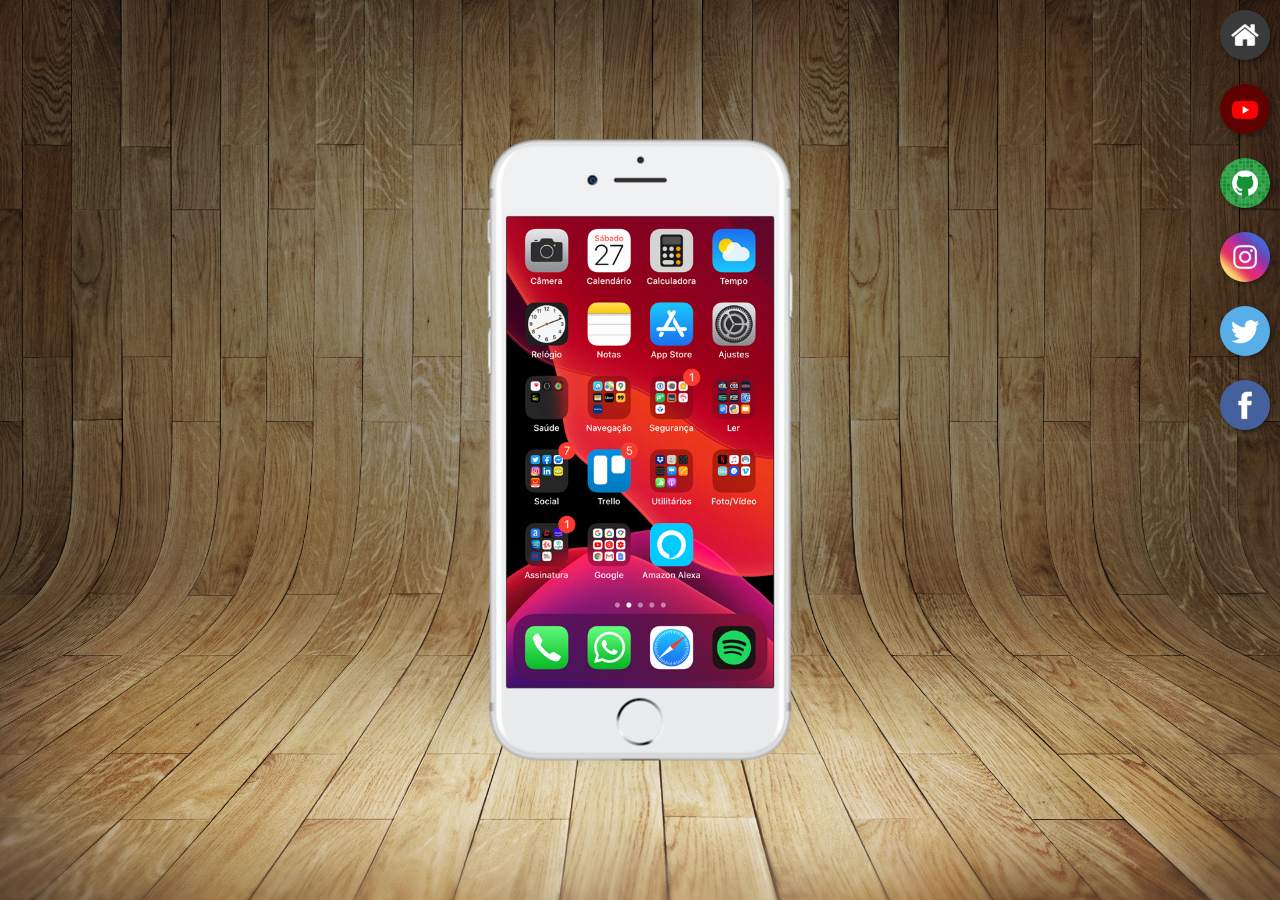
<file: index.html>
<!DOCTYPE html>
<html lang="pt-br">
<head>
    <meta charset="UTF-8">
    <meta name="viewport" content="width=device-width, initial-scale=1.0">
    <link rel="shortcut icon" href="favicon.ico" type="image/x-icon">
    <link rel="stylesheet" href="estilos/style.css">
    <title>Projeto Redes Sociais</title>
</head>
<body>
    <main>
        <section id="telefone">
            <iframe src="home.html" name="tela" id="tela" frameborder="0"></iframe>
        </section>
        <section id="redes-sociais">
            <a href="home.html" target="tela"><img src="imagens/logo-home.jpg" alt="Home"></a><br>
            <a href="youtube.html" target="tela"><img src="imagens/logo-youtube.jpg" alt="Youtube"></a><br>
            <a href="github.html" target="tela"><img src="imagens/logo-github.jpg" alt="Github"></a><br>
            <a href="instagram.html" target="tela"><img src="imagens/logo-instagram.jpg" alt="Instagram"></a><br>
            <a href="twitter.html" target="tela"><img src="imagens/logo-twitter.jpg" alt="Twitter"></a><br>
            <a href="facebook.html" target="tela"><img src="imagens/logo-facebook.jpg" alt="Facebook"></a><br>
        </section>
    </main>
</body>
</html>
</file>
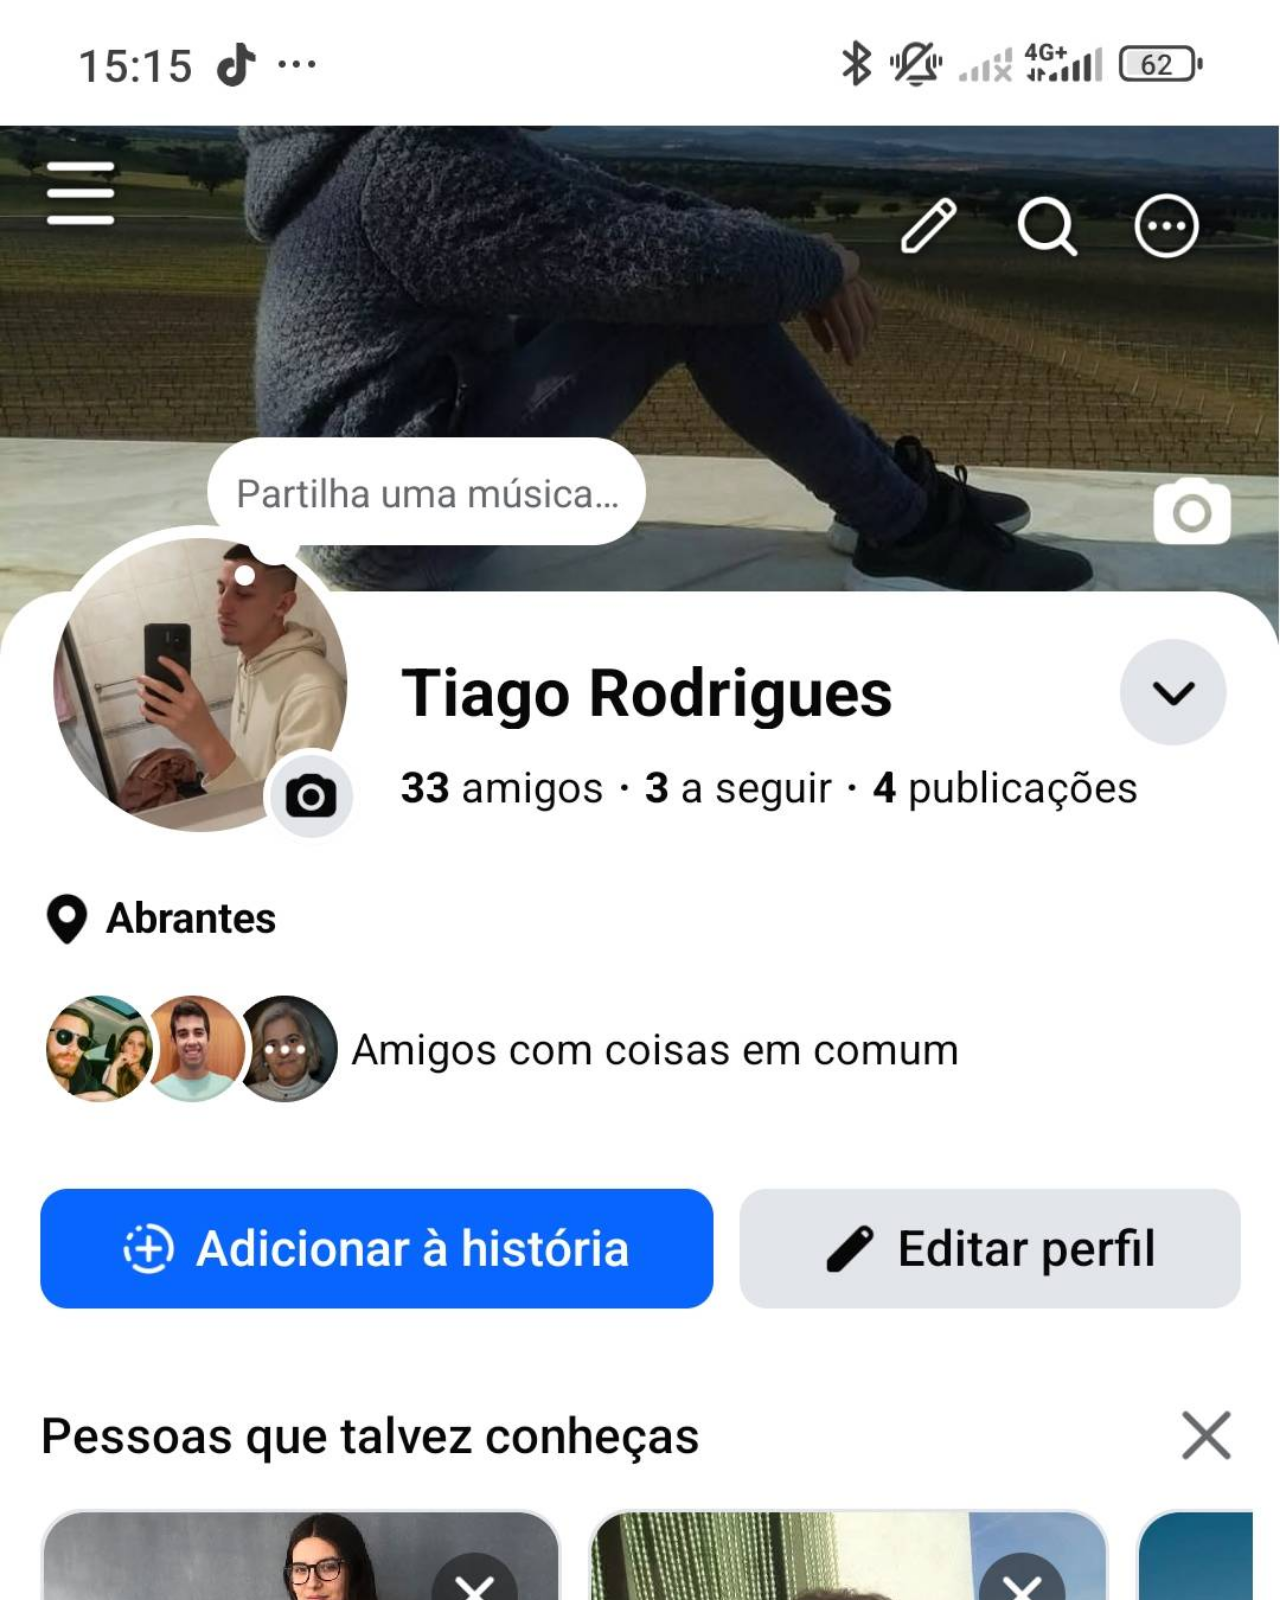
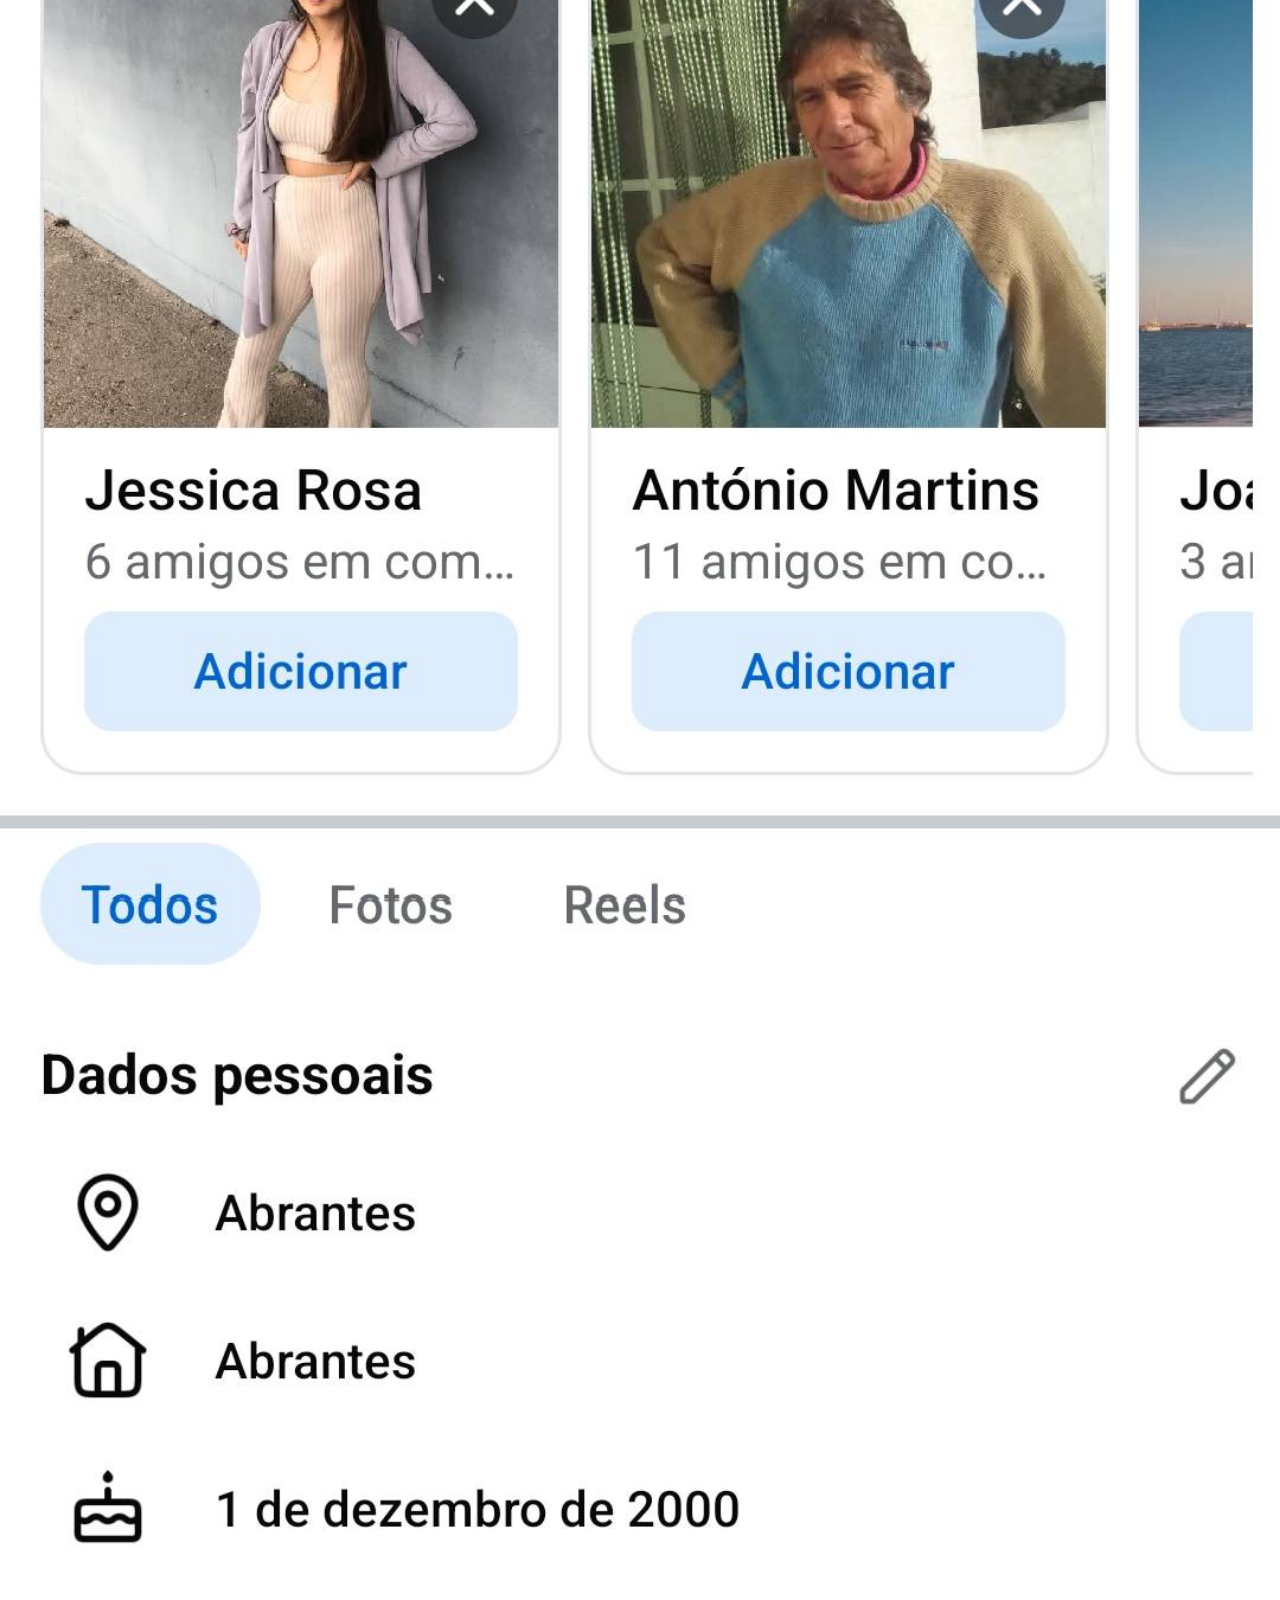
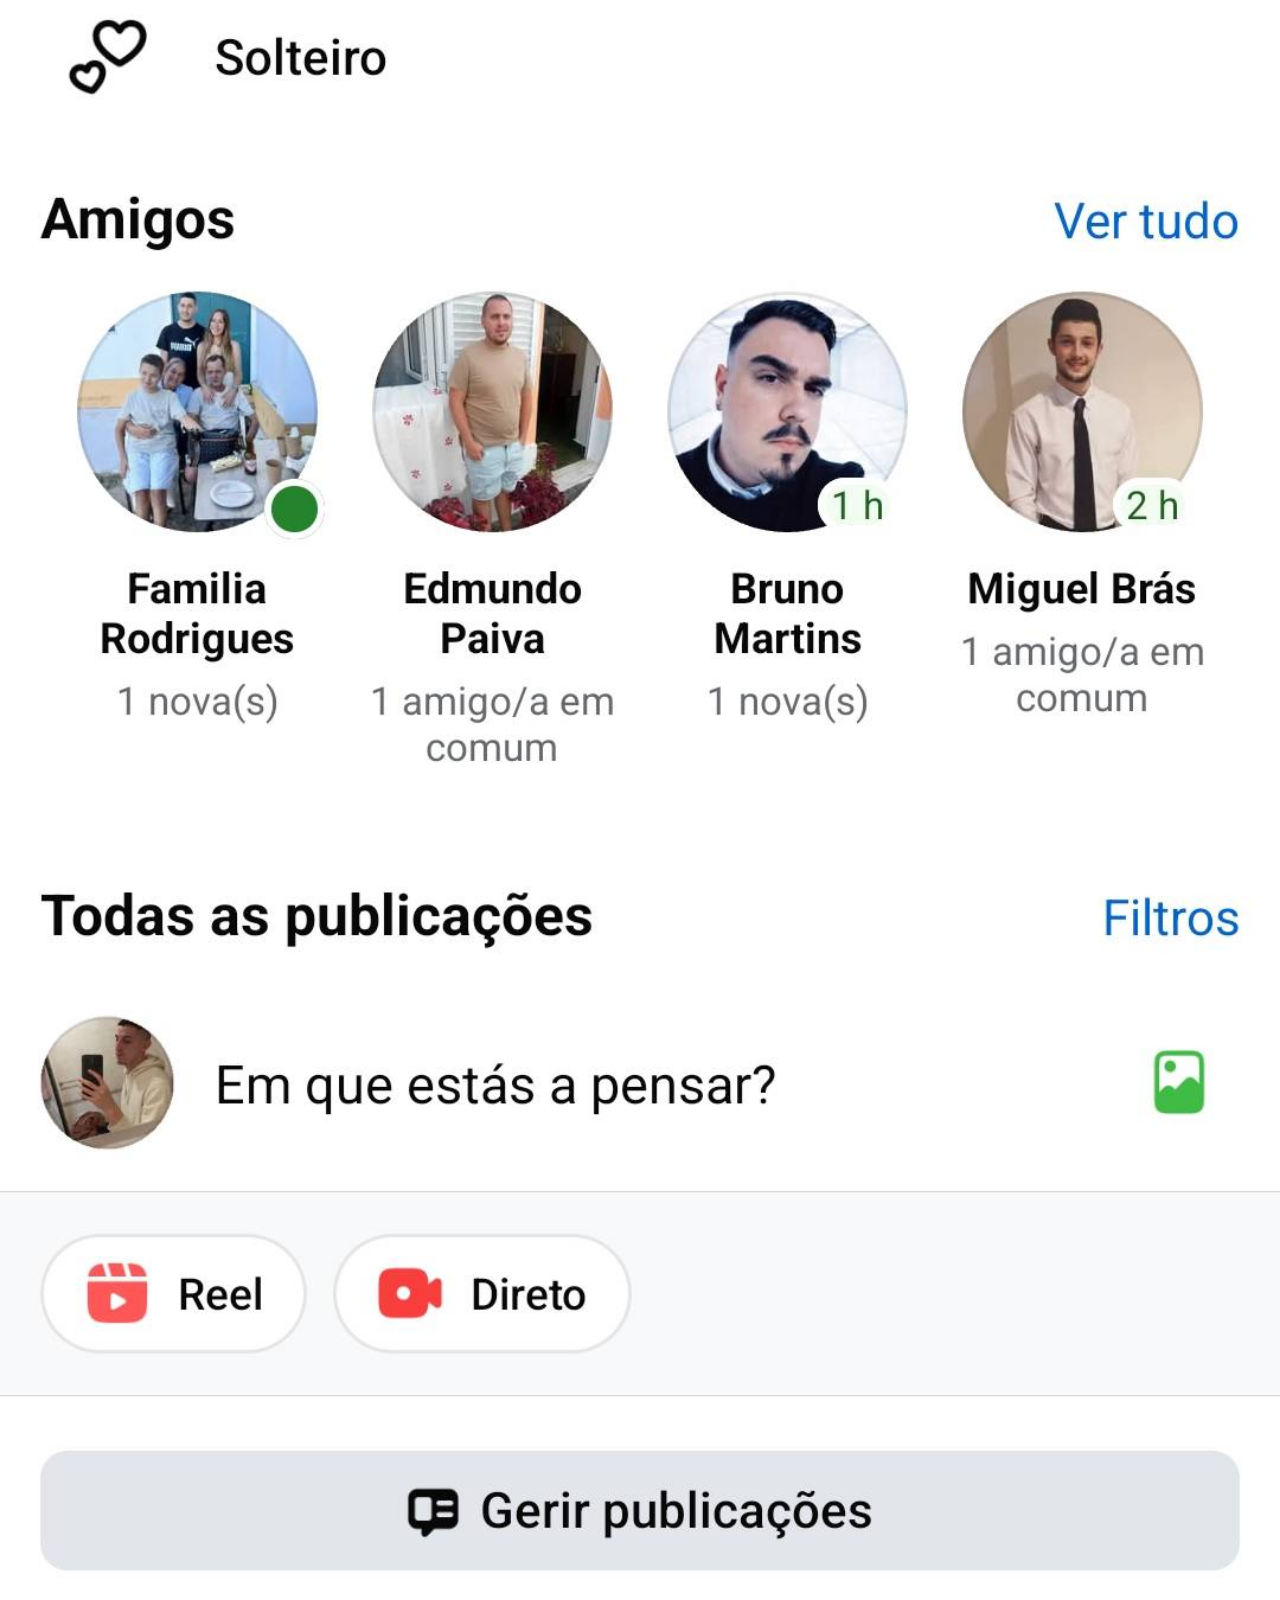
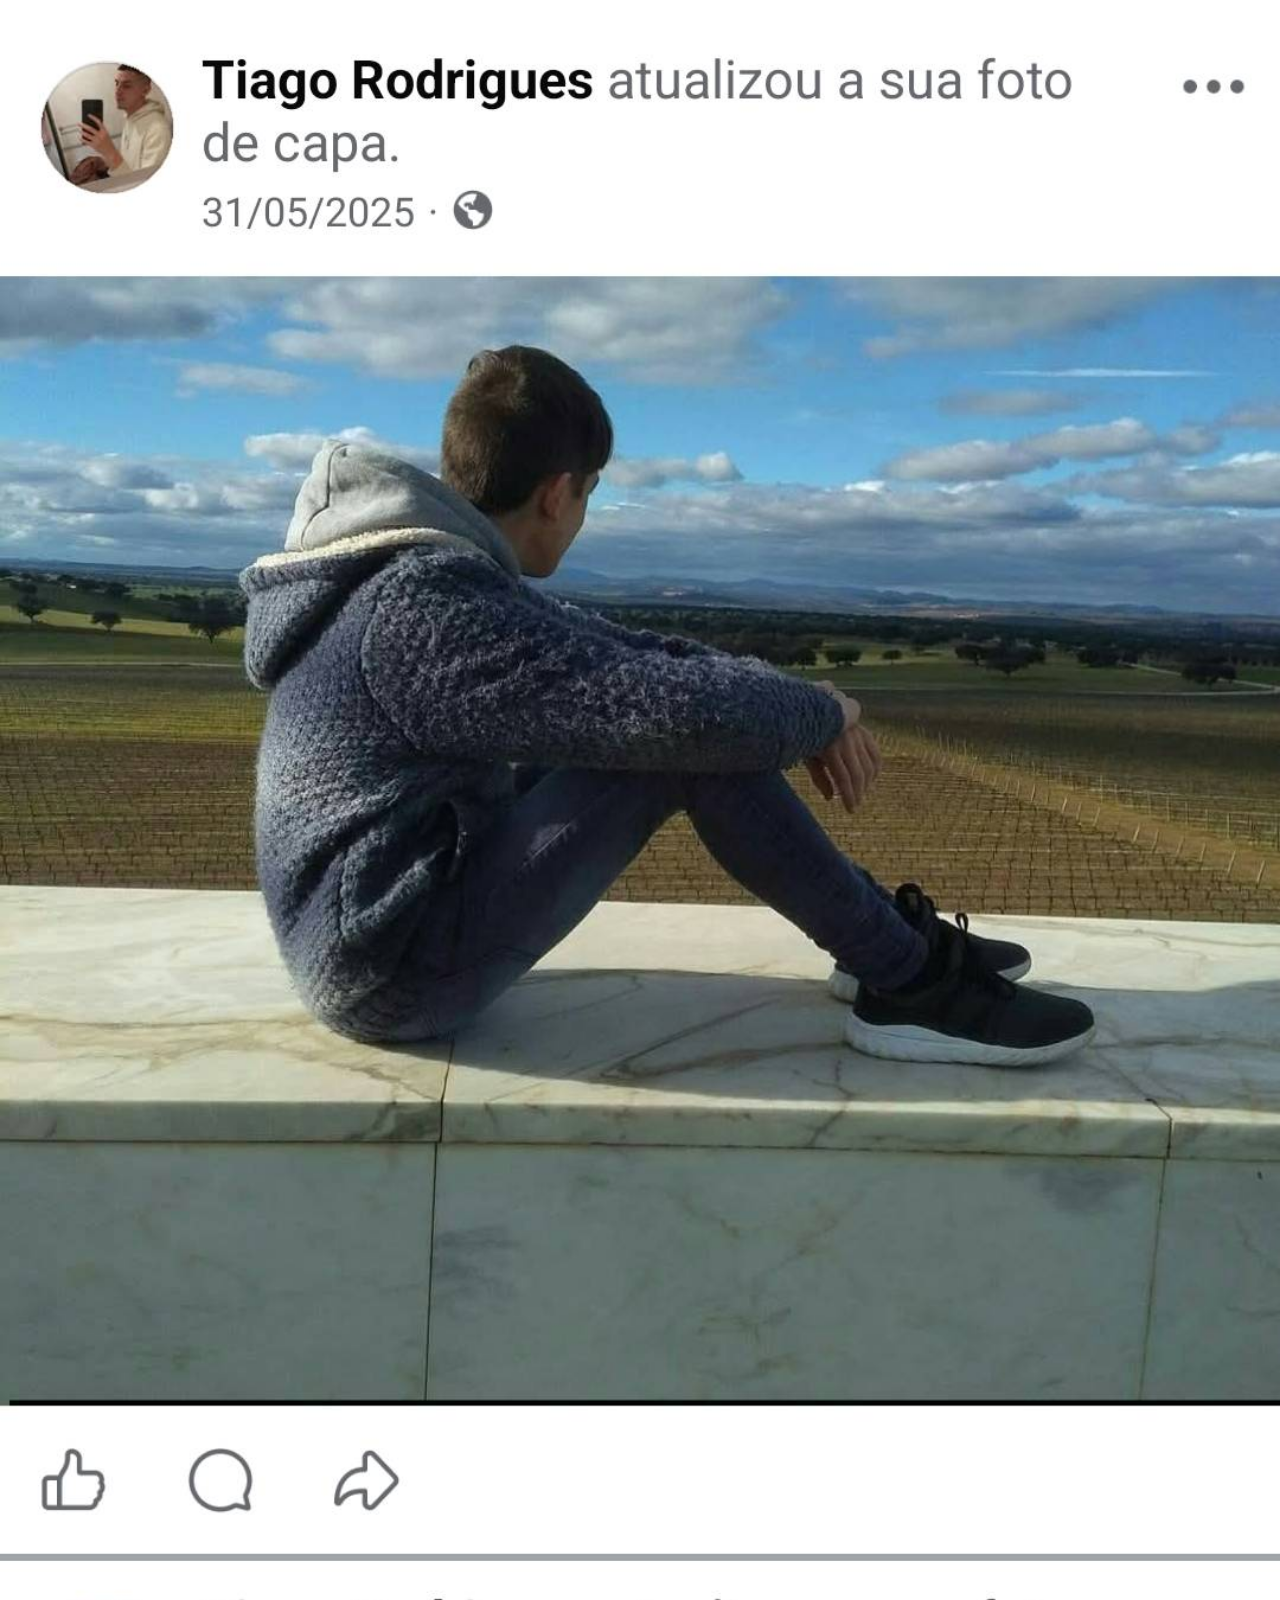
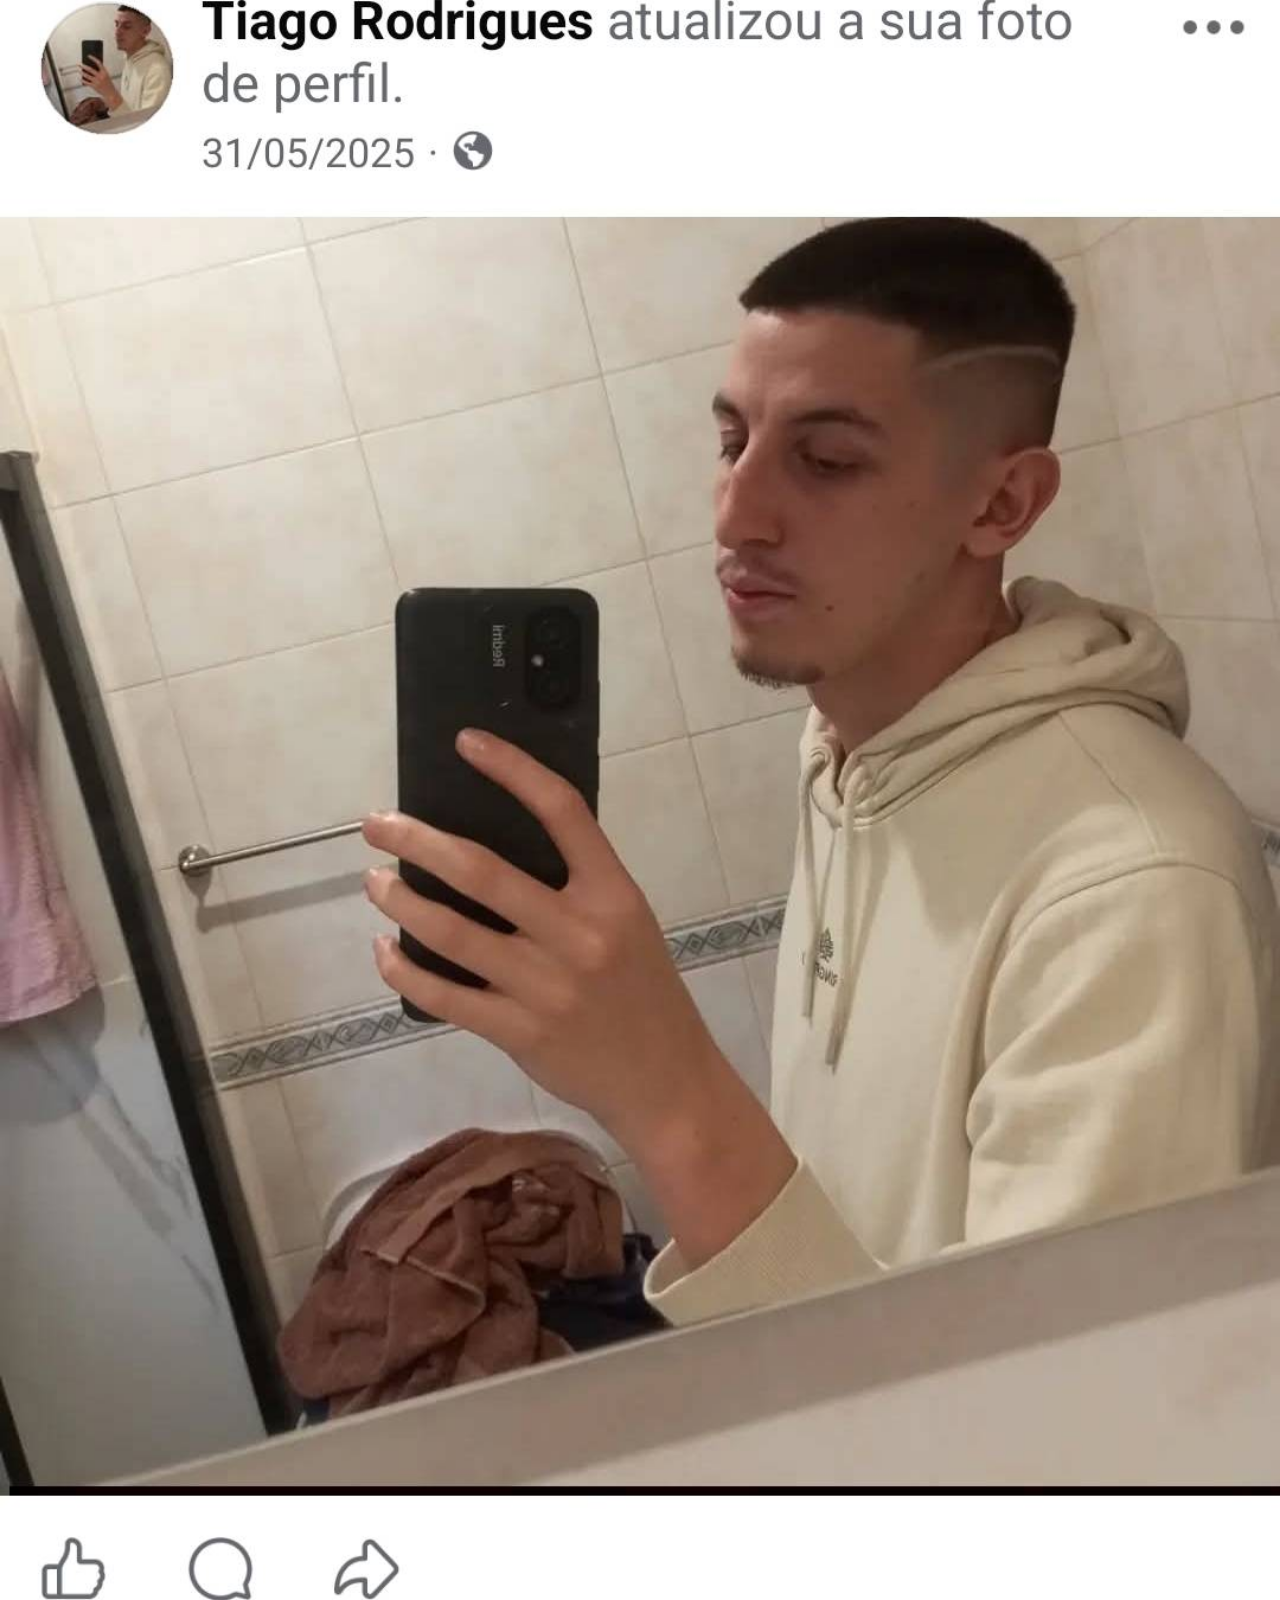
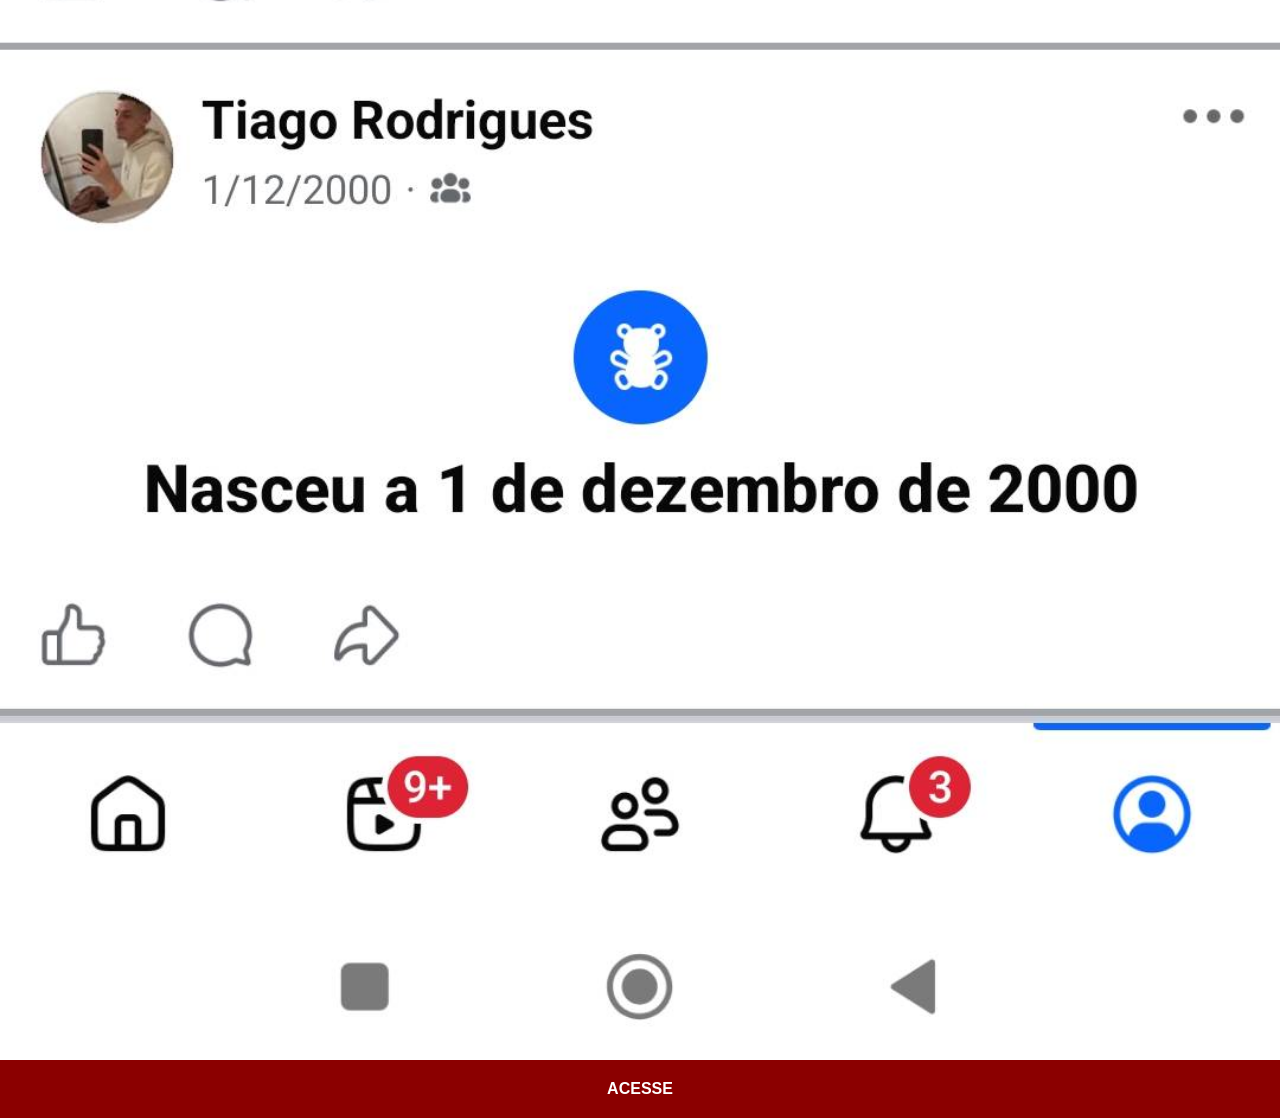
<file: facebook.html>
<!DOCTYPE html>
<html lang="pt-br">
<head>
    <meta charset="UTF-8">
    <meta name="viewport" content="width=device-width, initial-scale=1.0">
    <title>Facebook</title>
    <link rel="stylesheet" href="estilos/social.css">
</head>
<body>
    <img src="imagens/tela-facebook.jpg" alt="Facebook">
    <a href="https://www.facebook.com/login/?next=https%3A%2F%2Fwww.facebook.com%2F">ACESSE</a>
</body>
</html>
</file>
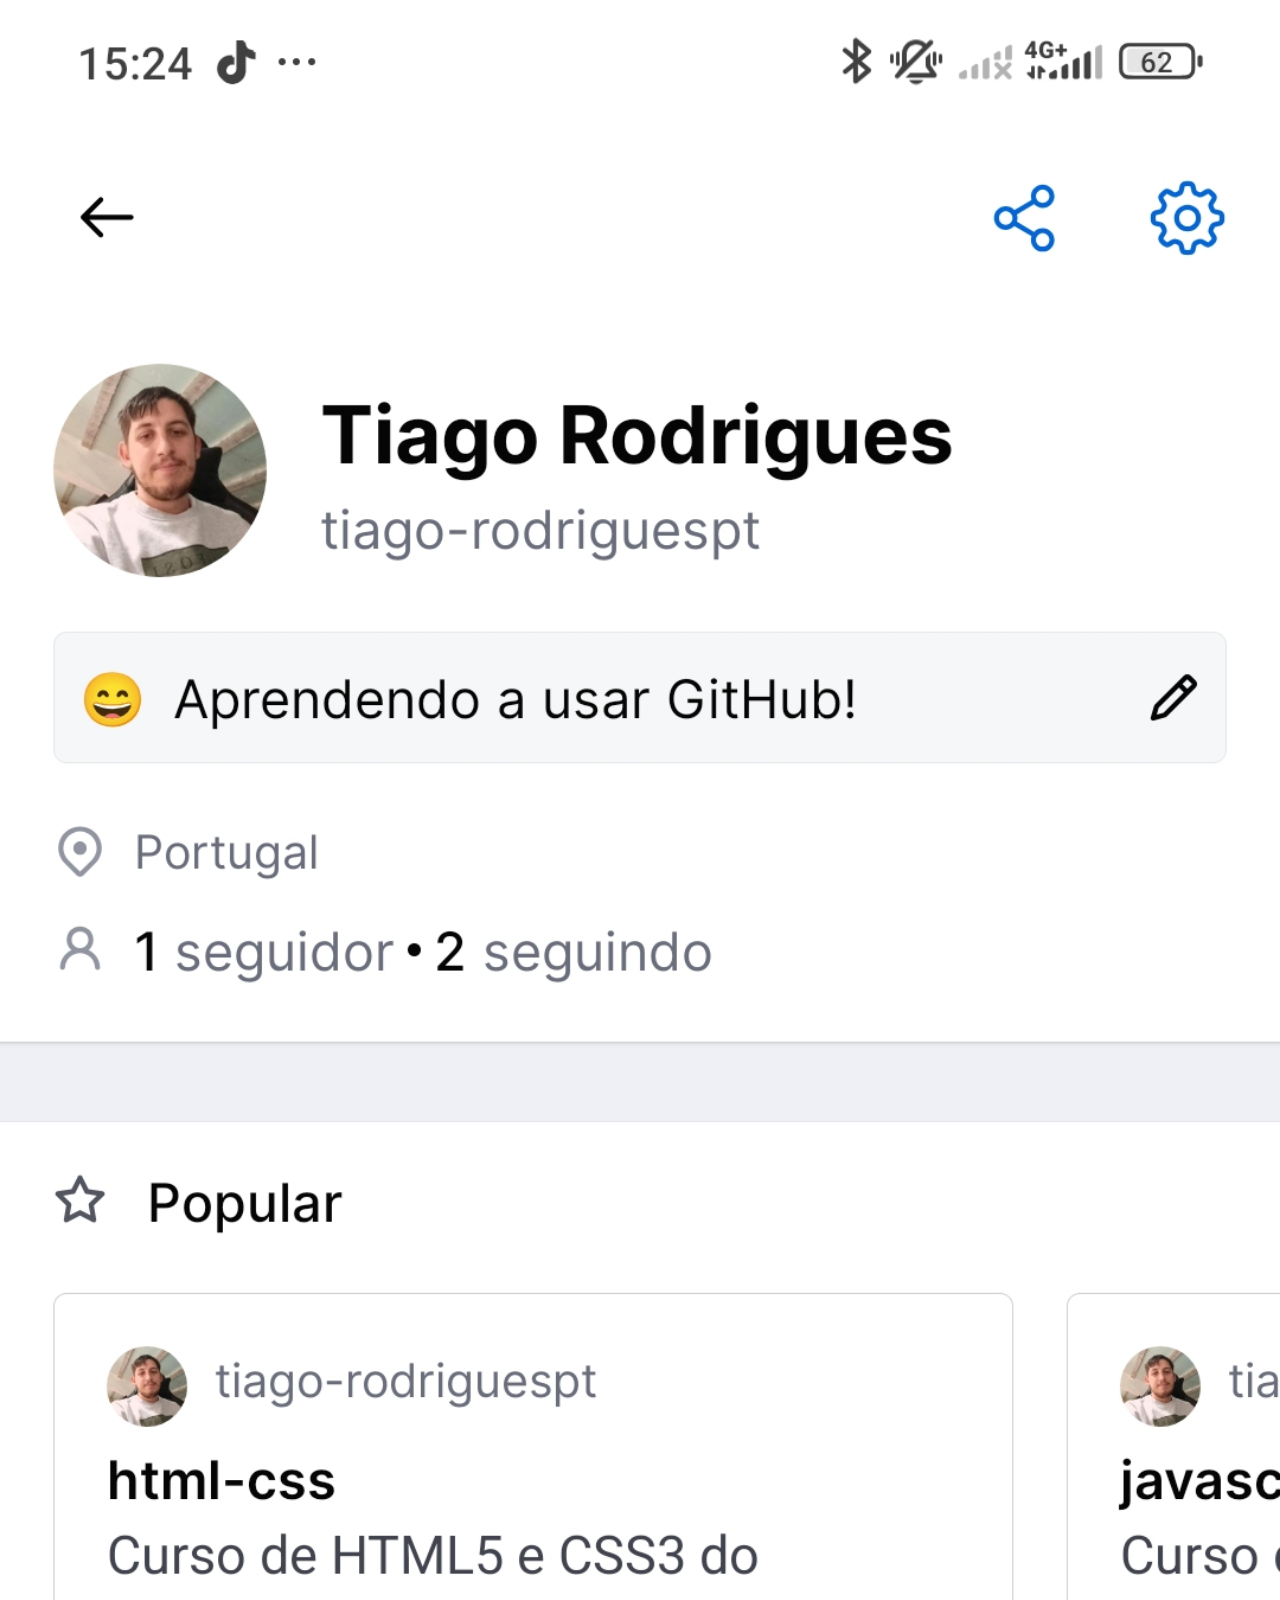
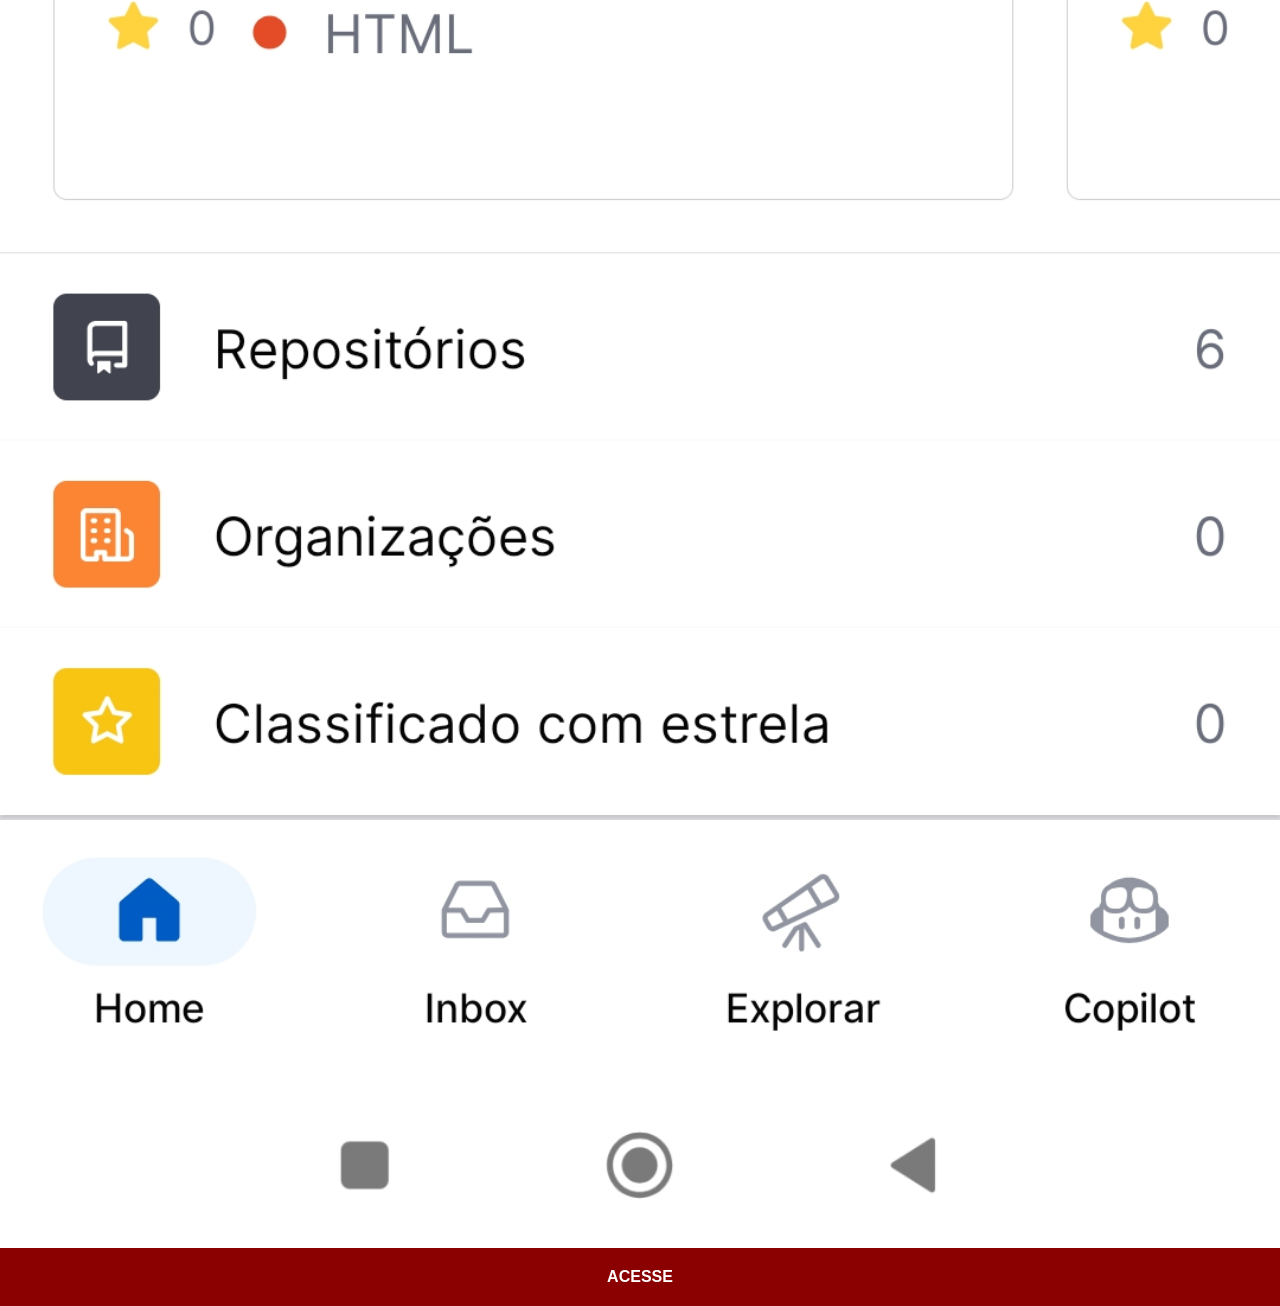
<file: github.html>
<!DOCTYPE html>
<html lang="pt-br">
<head>
    <meta charset="UTF-8">
    <meta name="viewport" content="width=device-width, initial-scale=1.0">
    <title>Github</title>
    <link rel="stylesheet" href="estilos/social.css">
</head>
<body>
    <img src="imagens/tela-github.jpg" alt="Github">
    <a href="https://github.com/gustavoguanabara/" target="_blank">ACESSE</a>
</body>
</html>
</file>
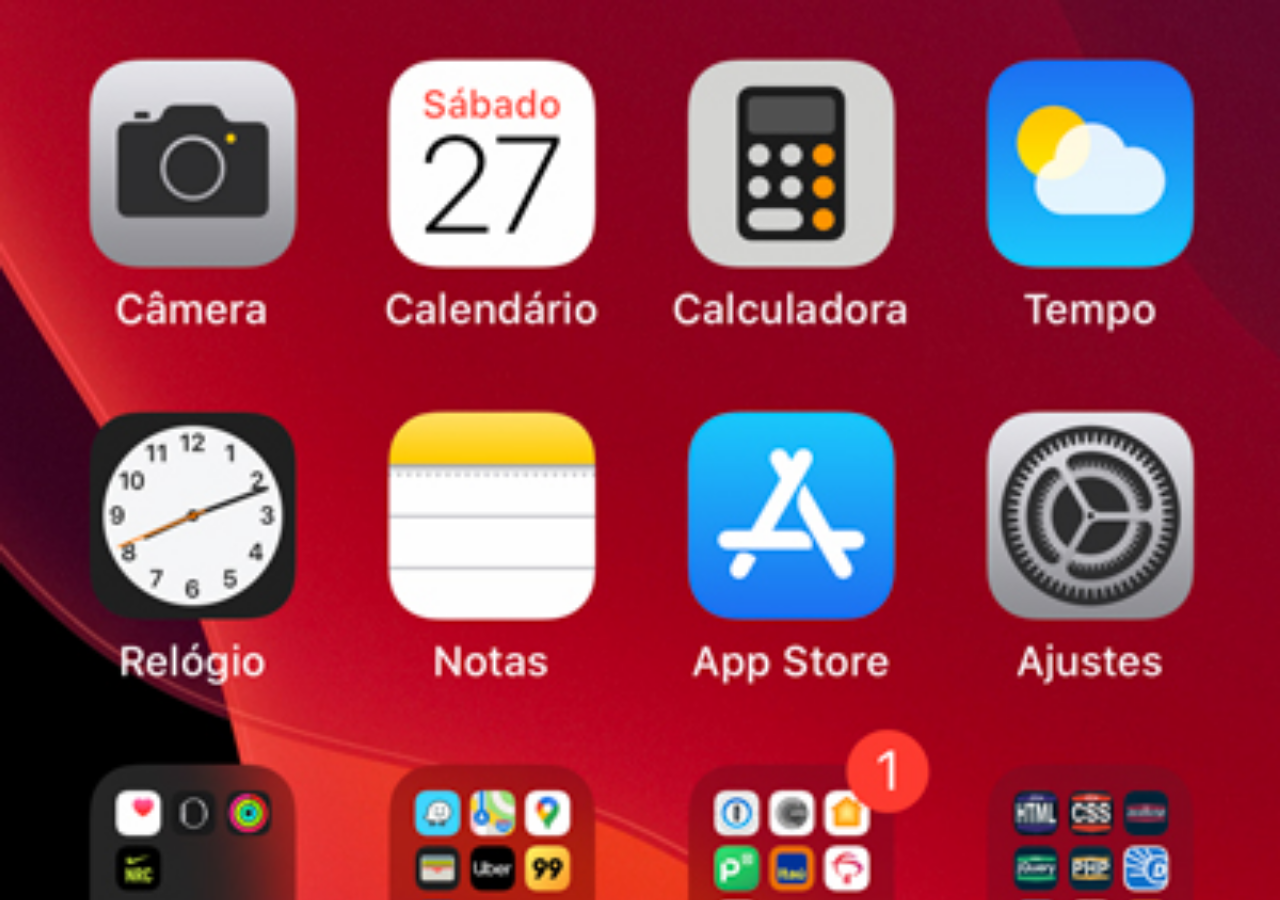
<file: home.html>
<!DOCTYPE html>
<html lang="pt-br">
<head>
    <meta charset="UTF-8">
    <meta name="viewport" content="width=device-width, initial-scale=1.0">
    <title>Home</title>
</head>
<style>
    * {
        margin: 0px;
        padding: 0px;
    }

    body {
        width: 100vw;
        height: 100vh;
        background: black url('imagens/tela-home.jpg') no-repeat top center;
        background-size: cover;
    }
</style>
<body>
    
</body>
</html>
</file>
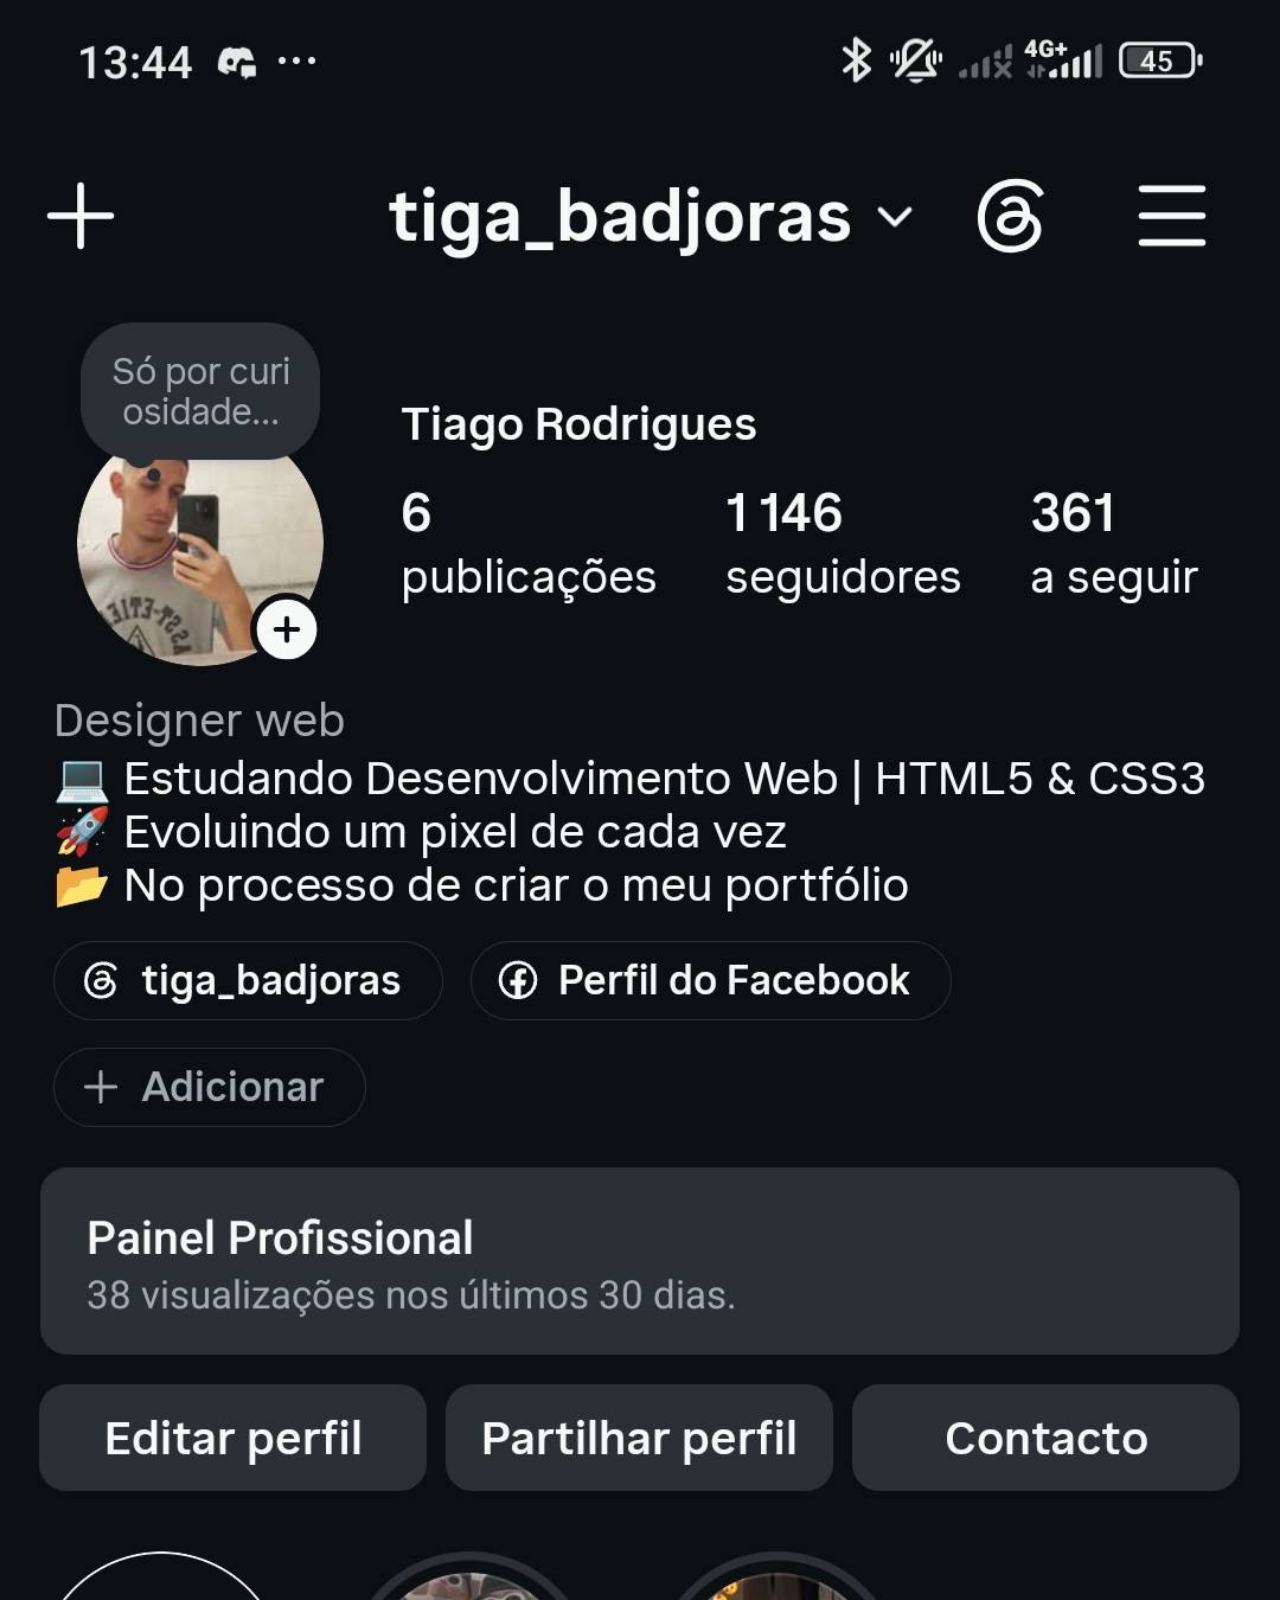
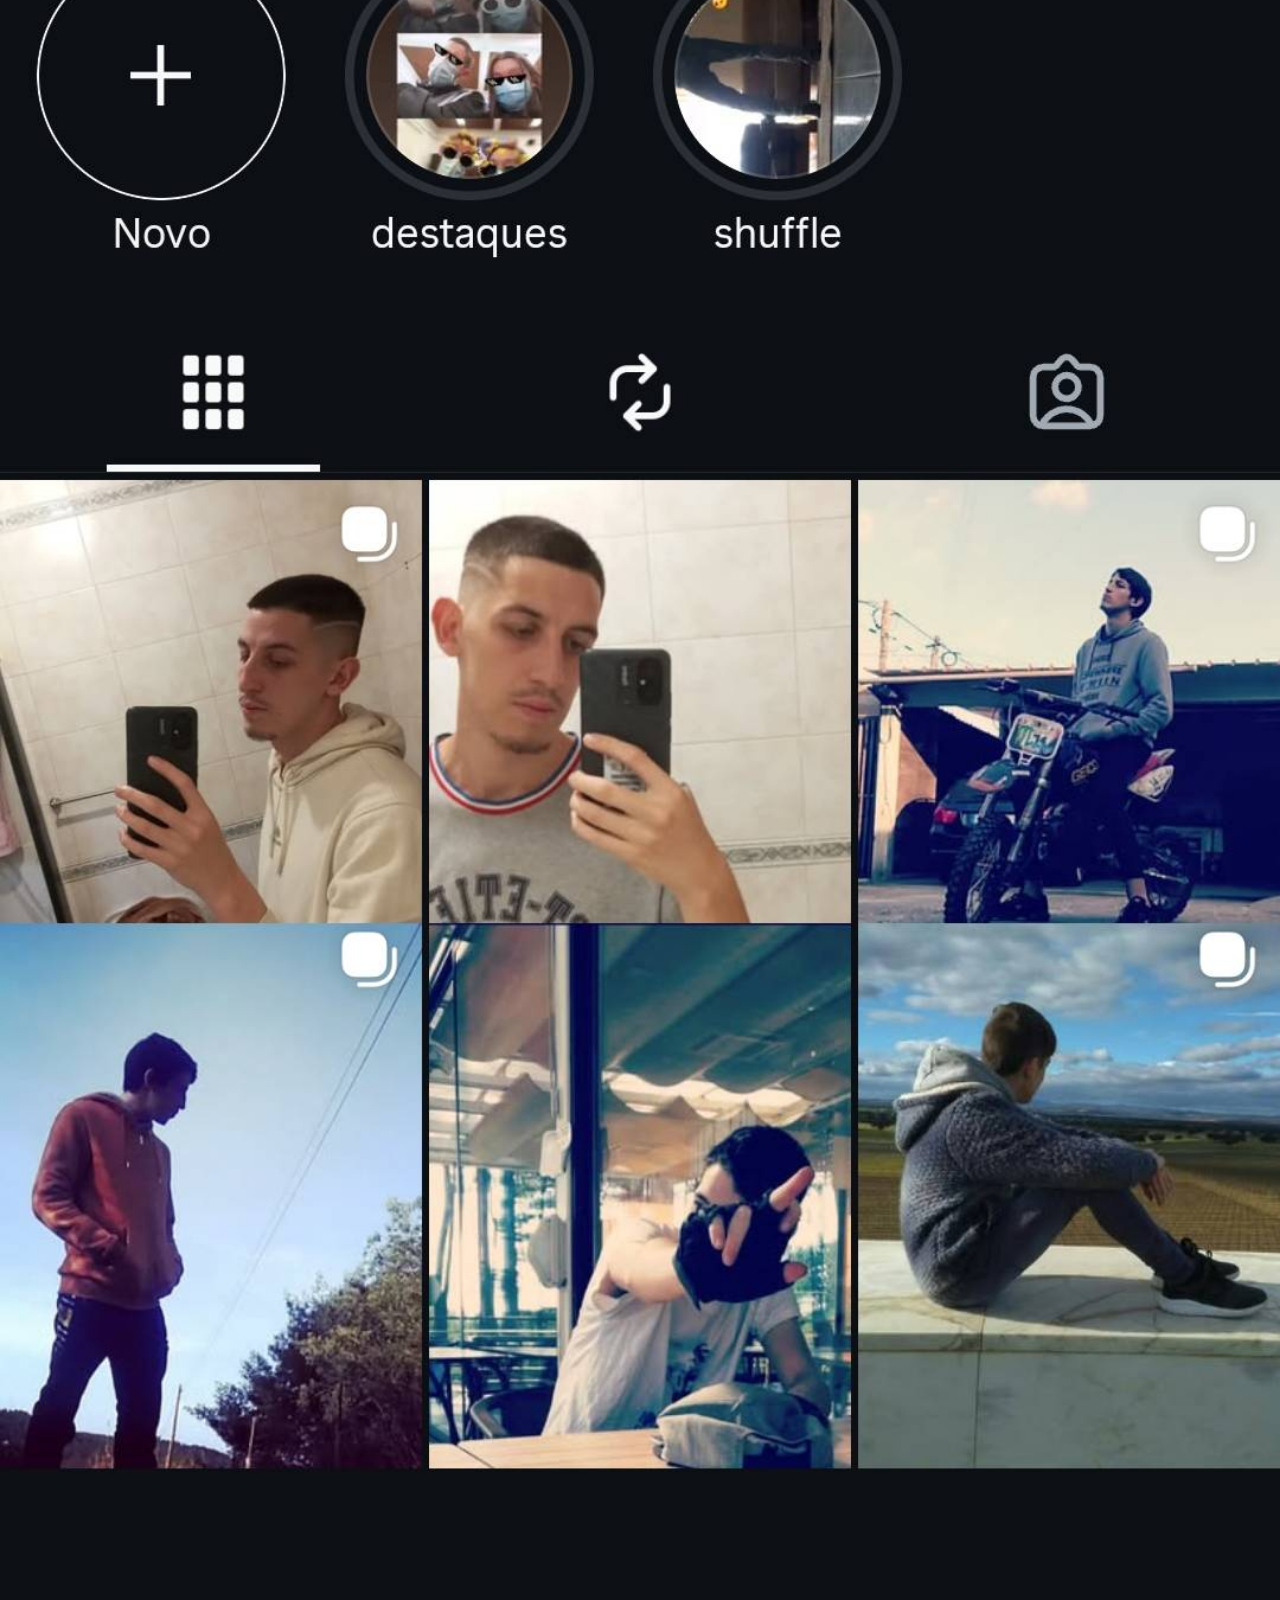
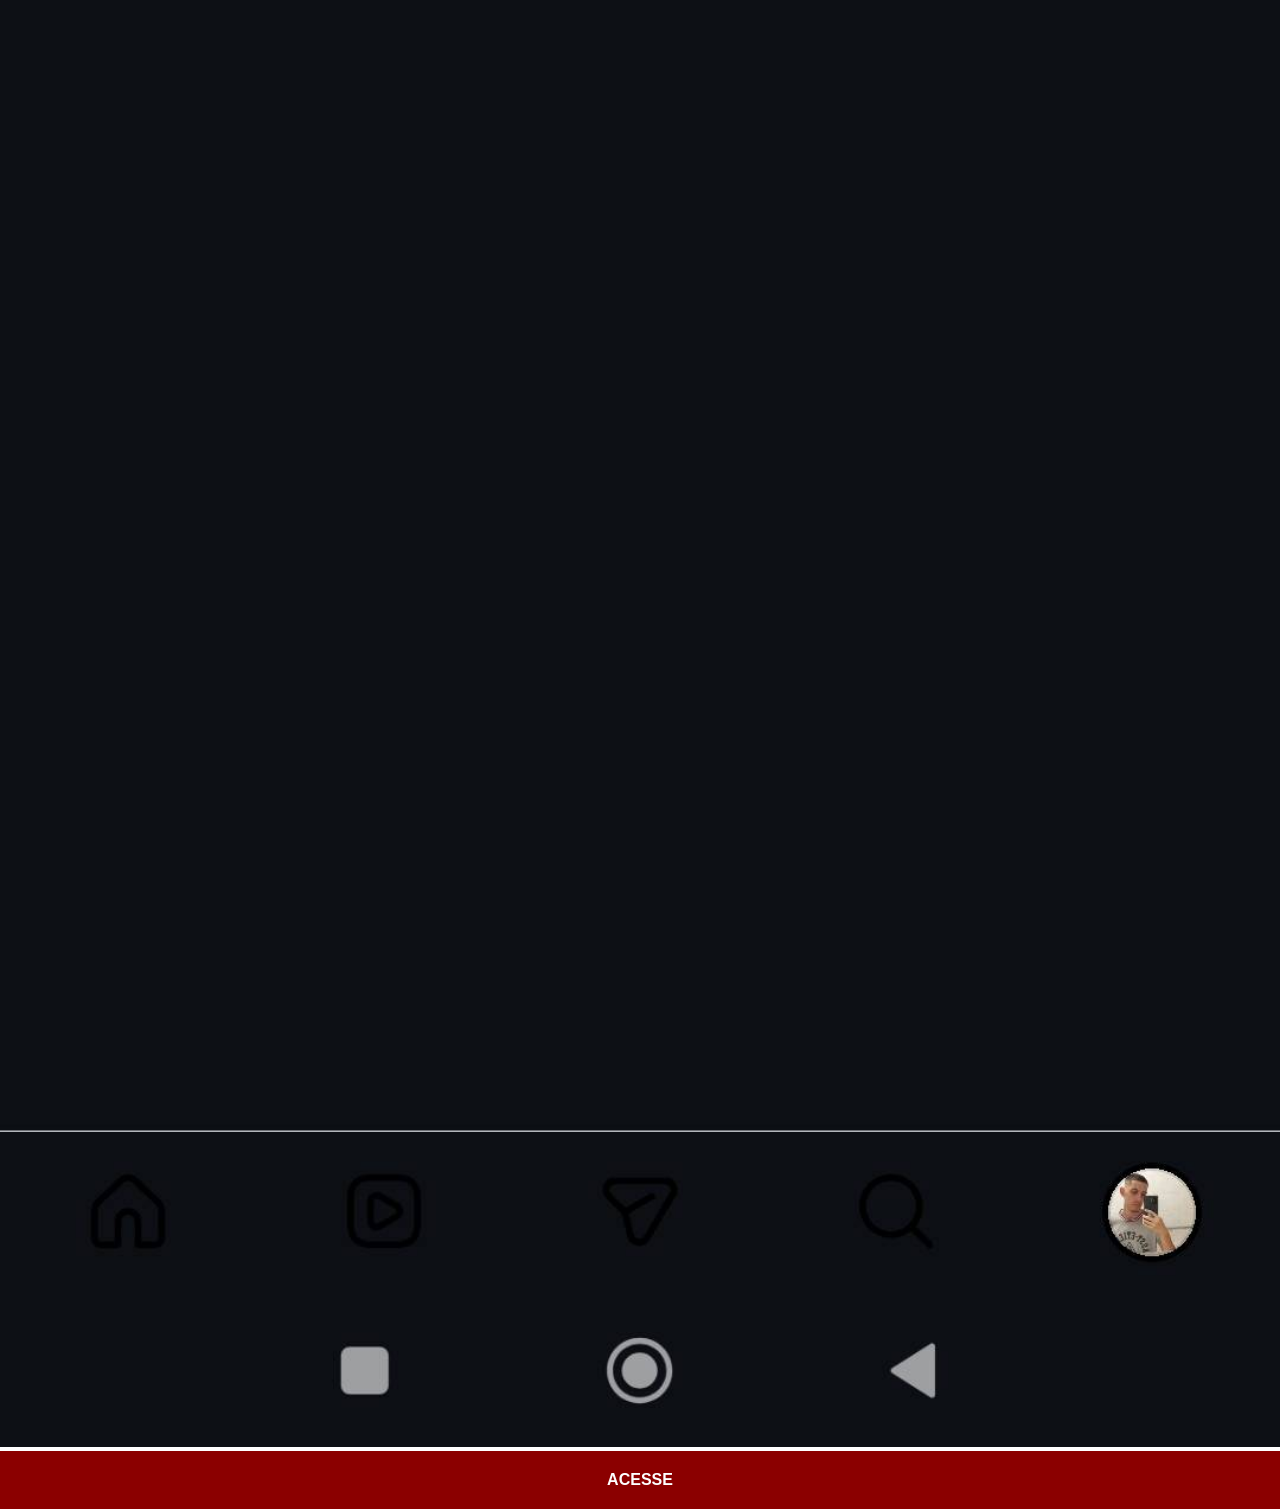
<file: instagram.html>
<!DOCTYPE html>
<html lang="pt-br">
<head>
    <meta charset="UTF-8">
    <meta name="viewport" content="width=device-width, initial-scale=1.0">
    <title>Instagram</title>
    <link rel="stylesheet" href="estilos/social.css">
</head>
<body>
    <img src="imagens/tela-instagram.jpg" alt="Instagram">
    <a href="https://www.instagram.com/">ACESSE</a>
</body>
</html>
</file>
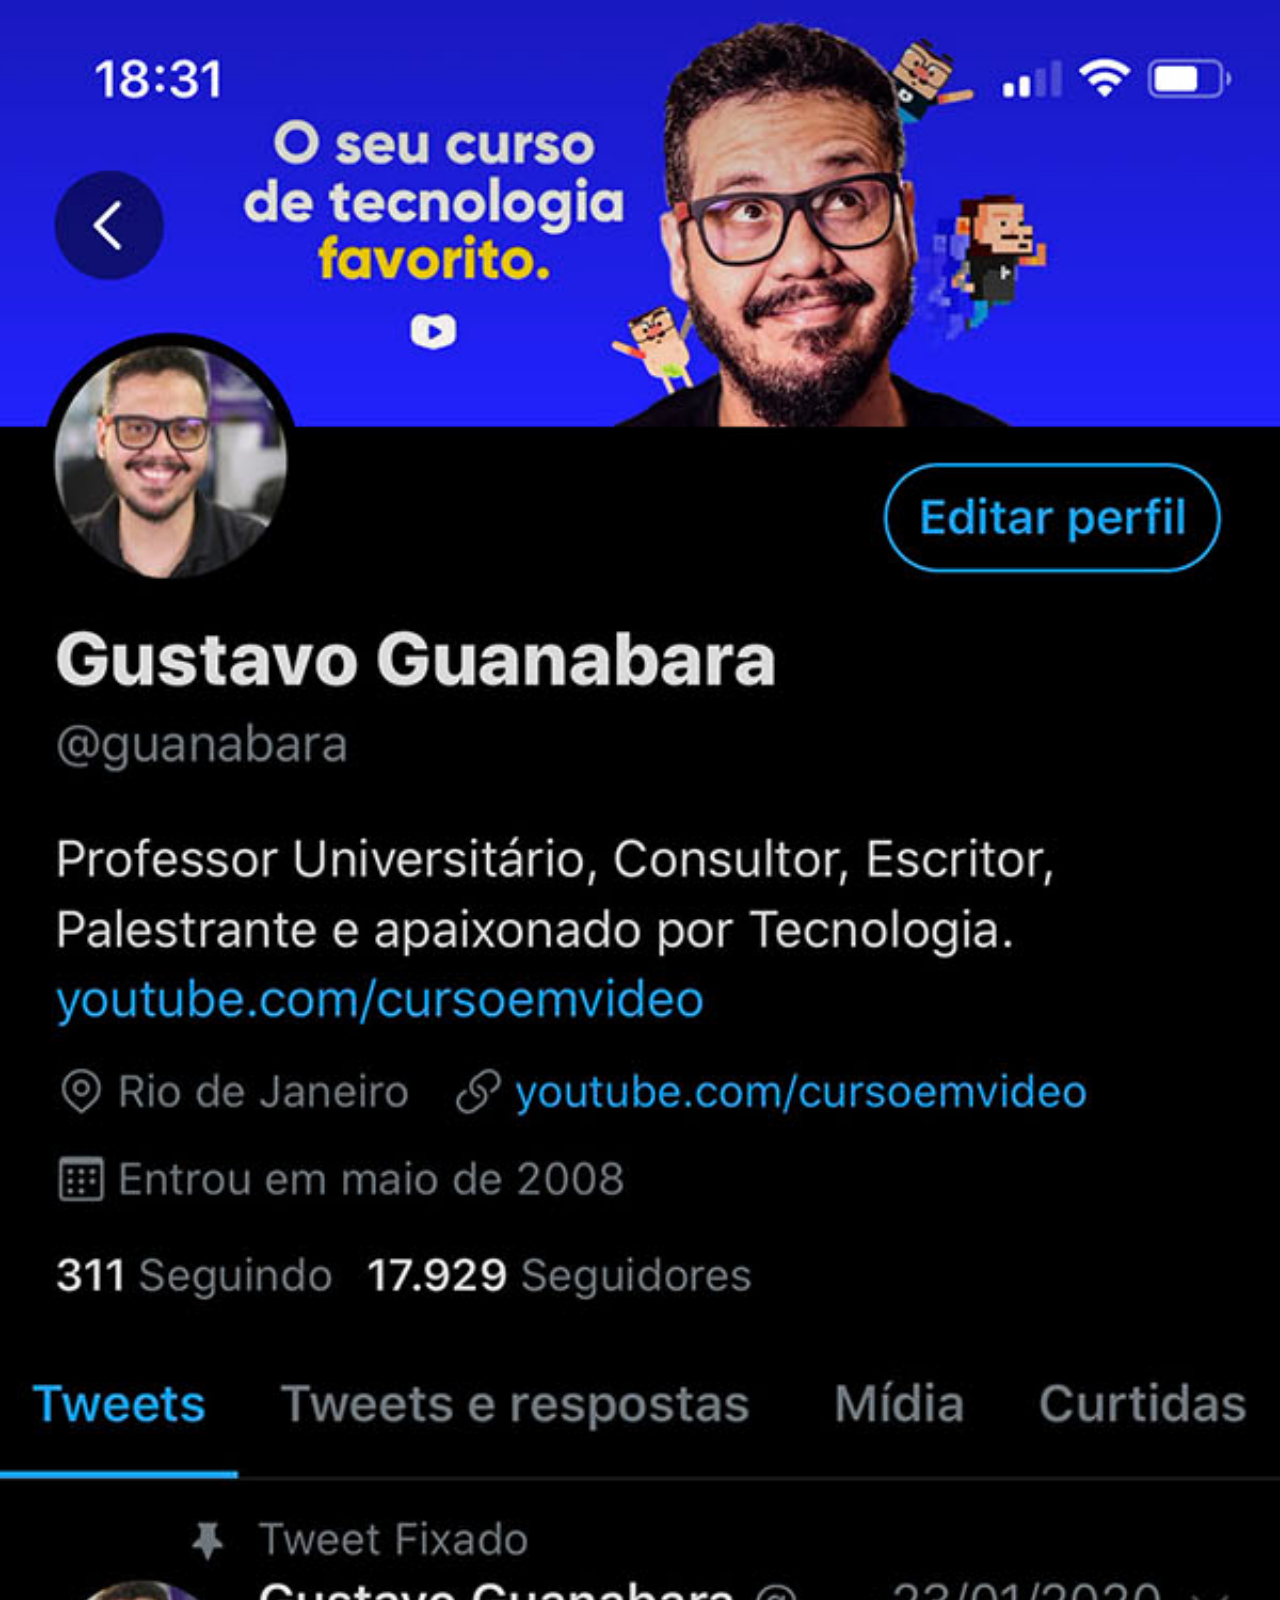
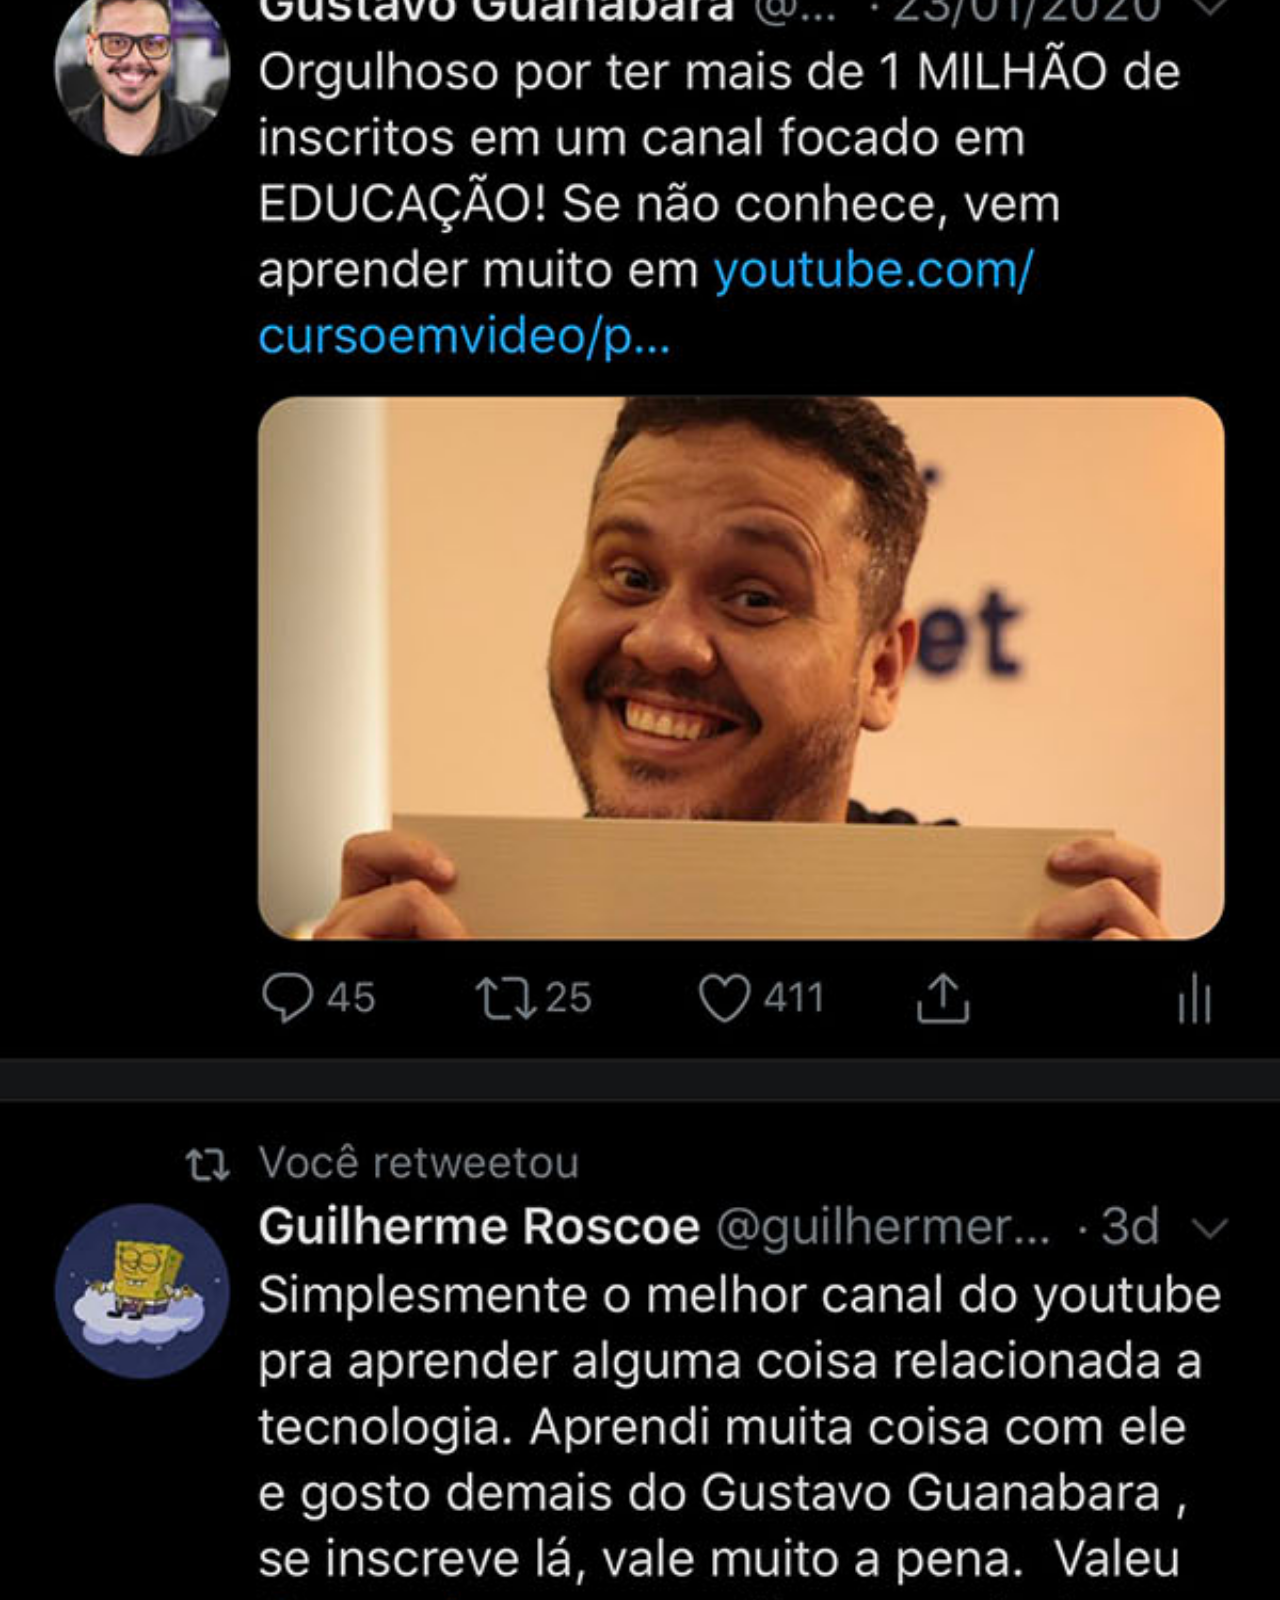
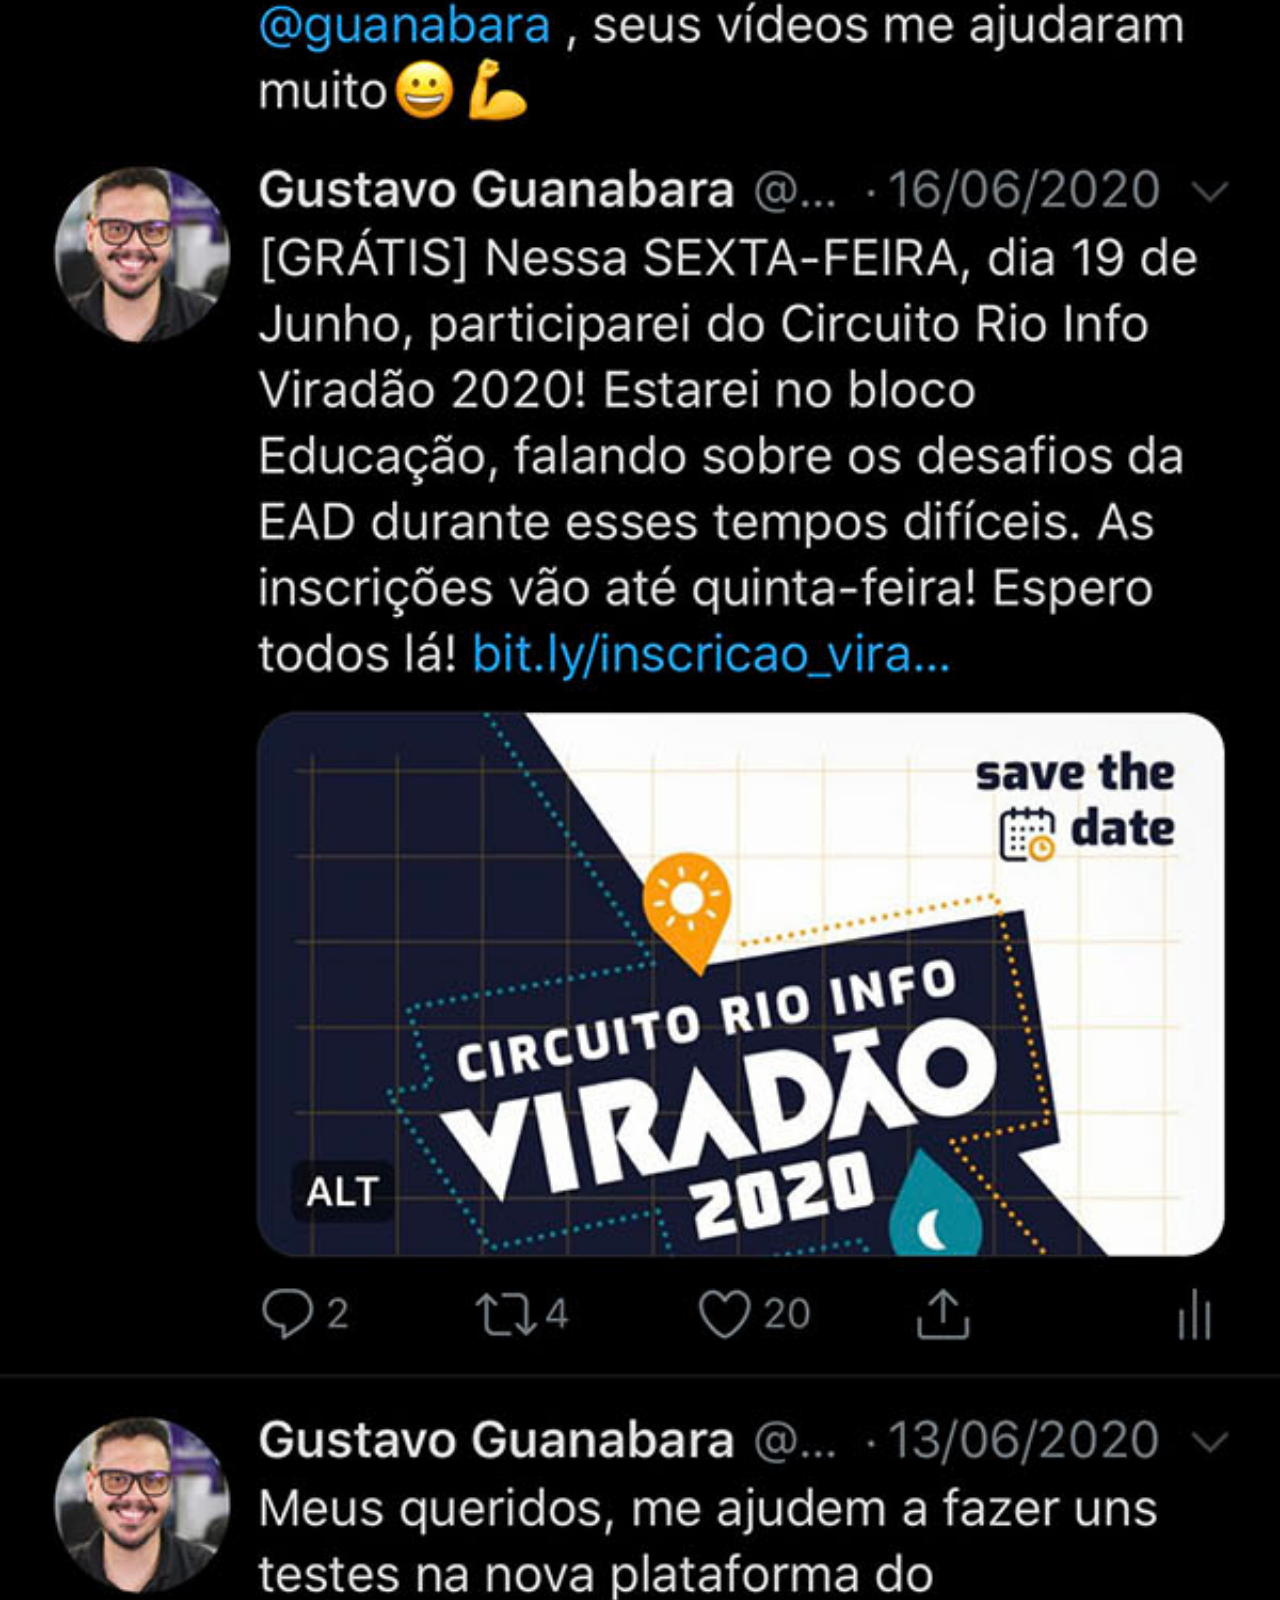
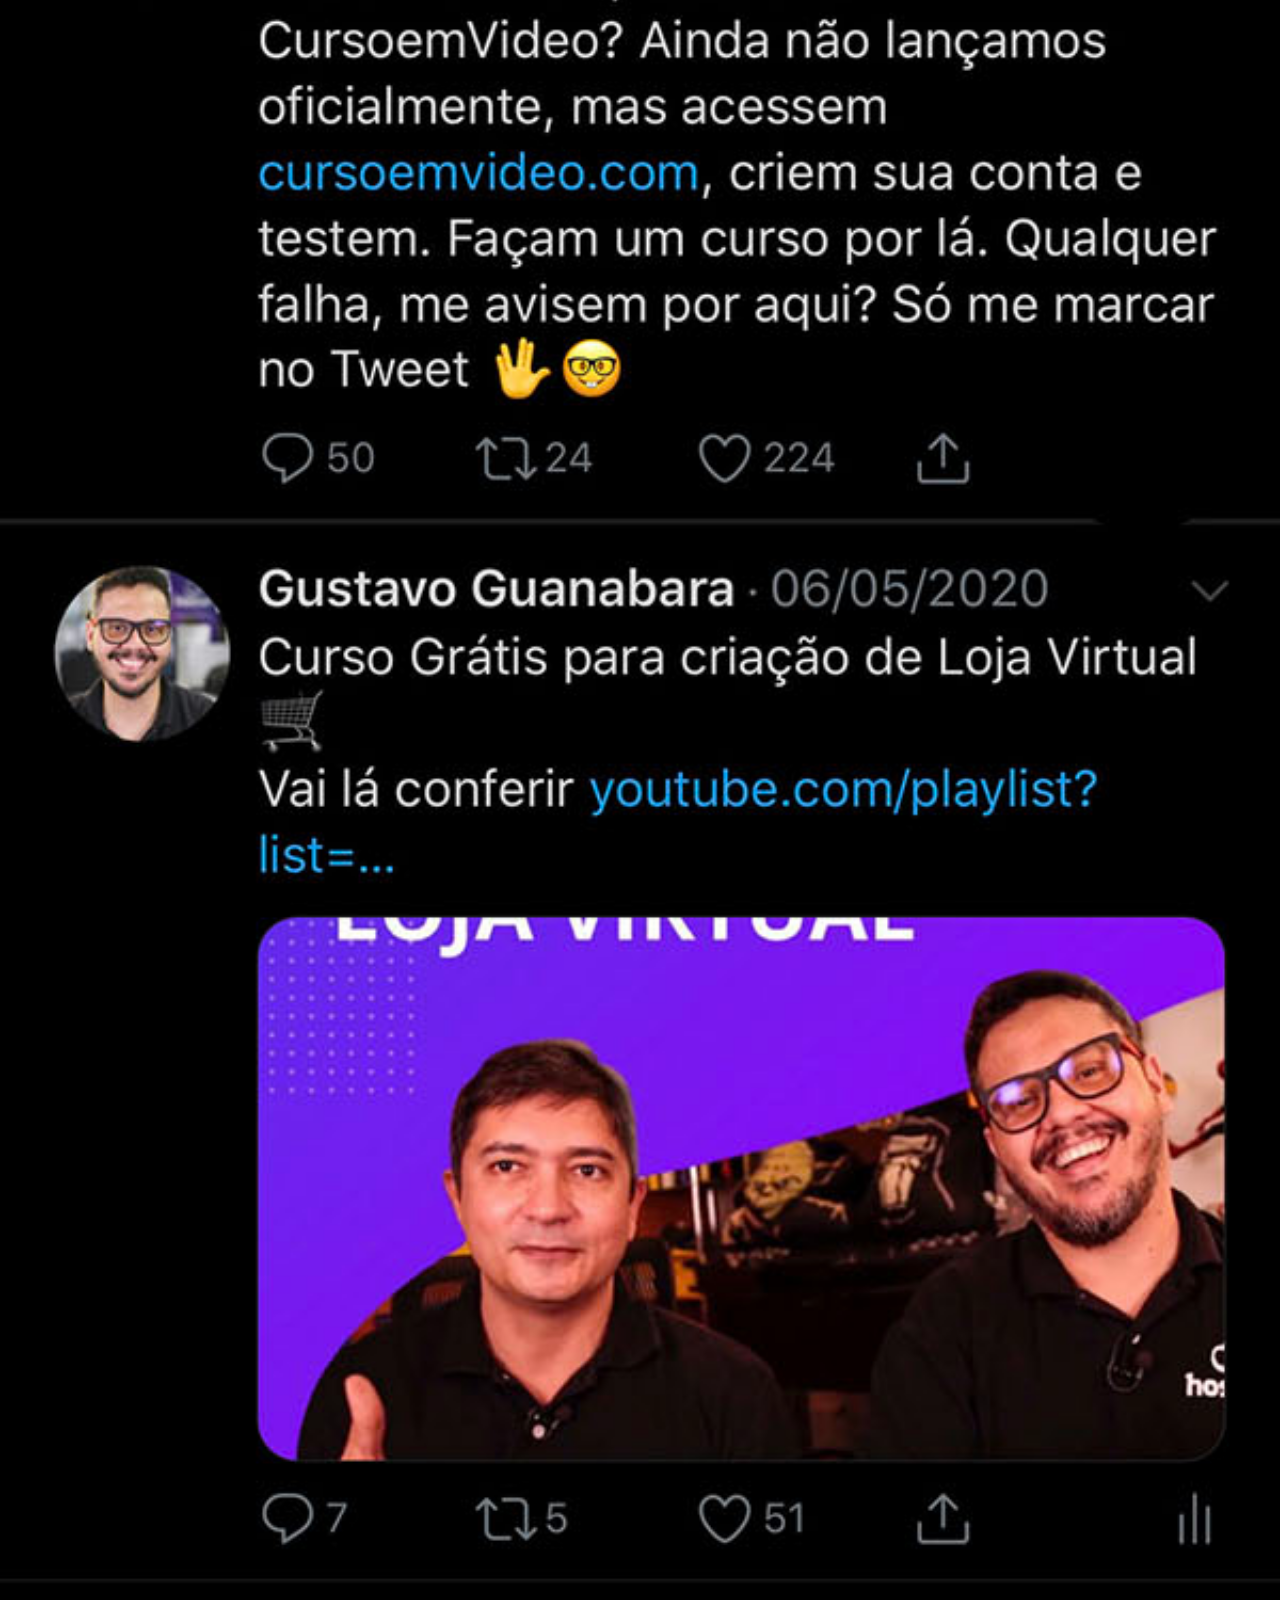
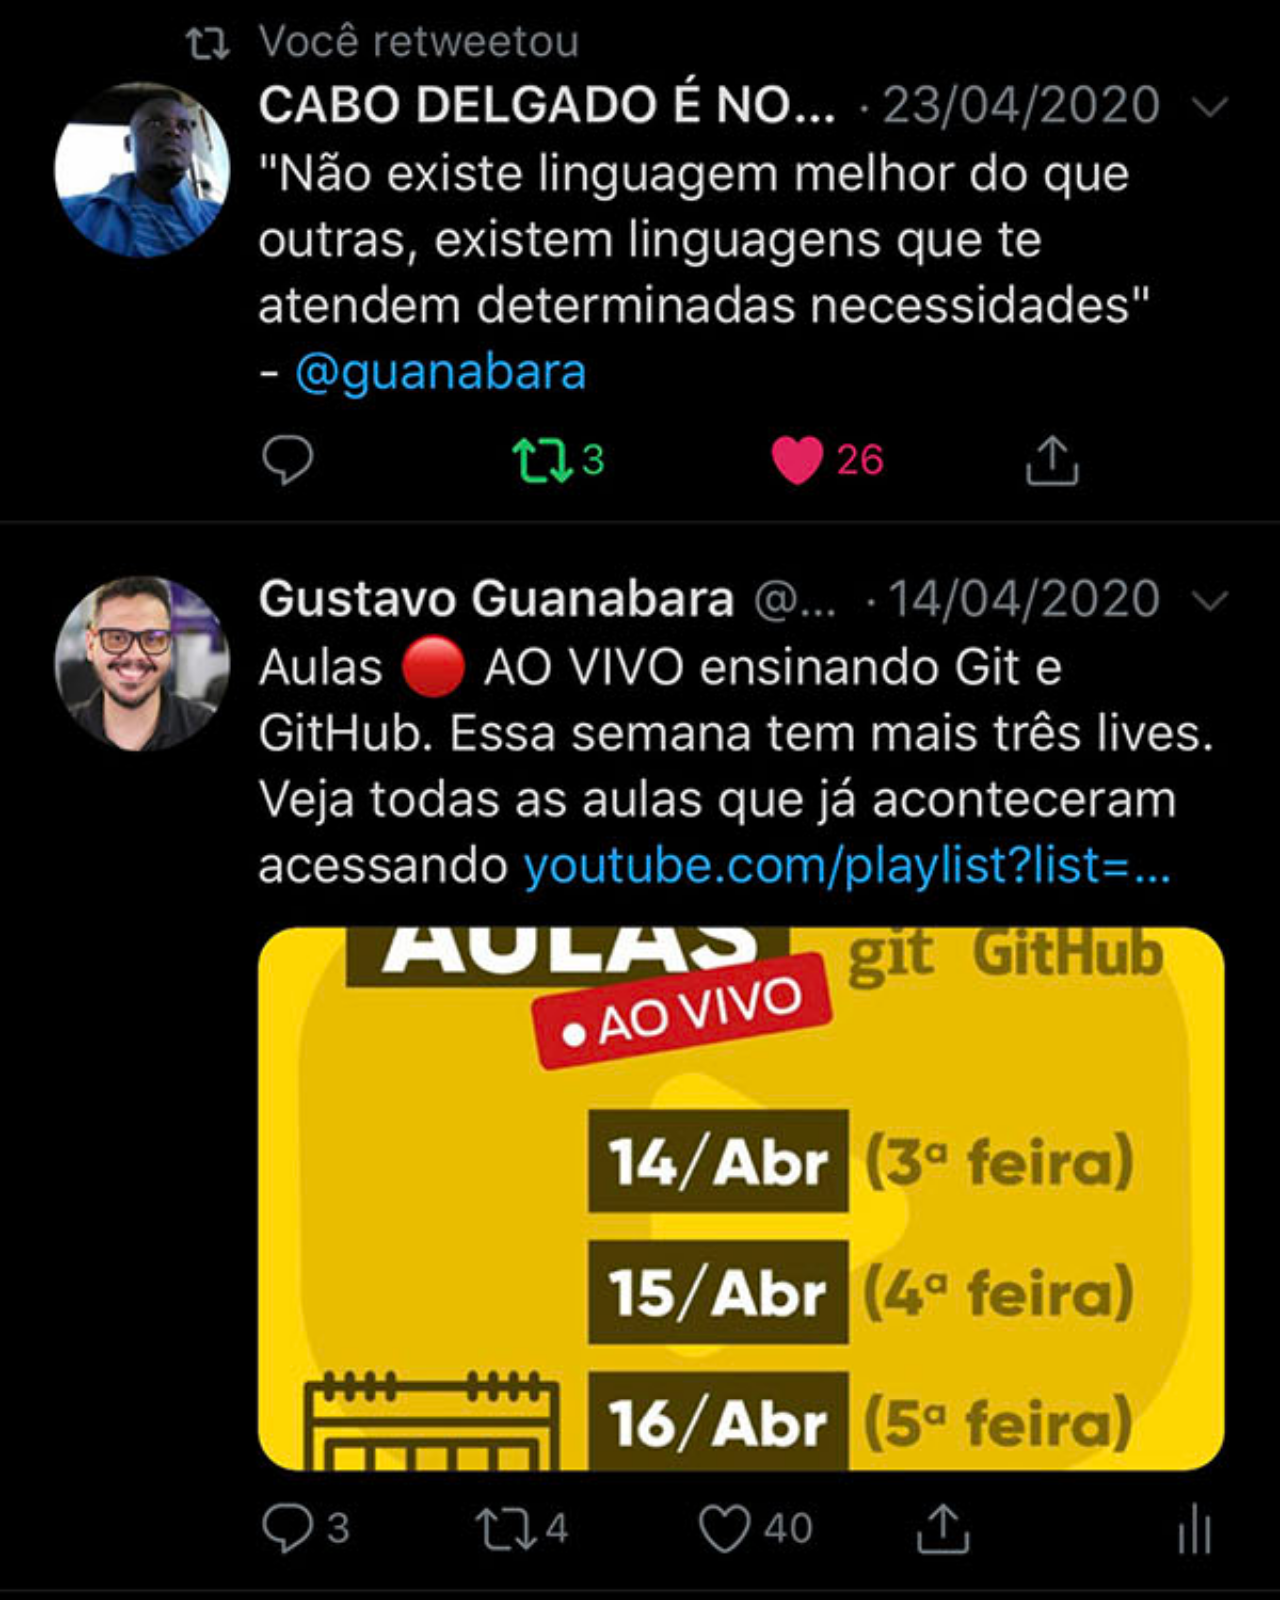
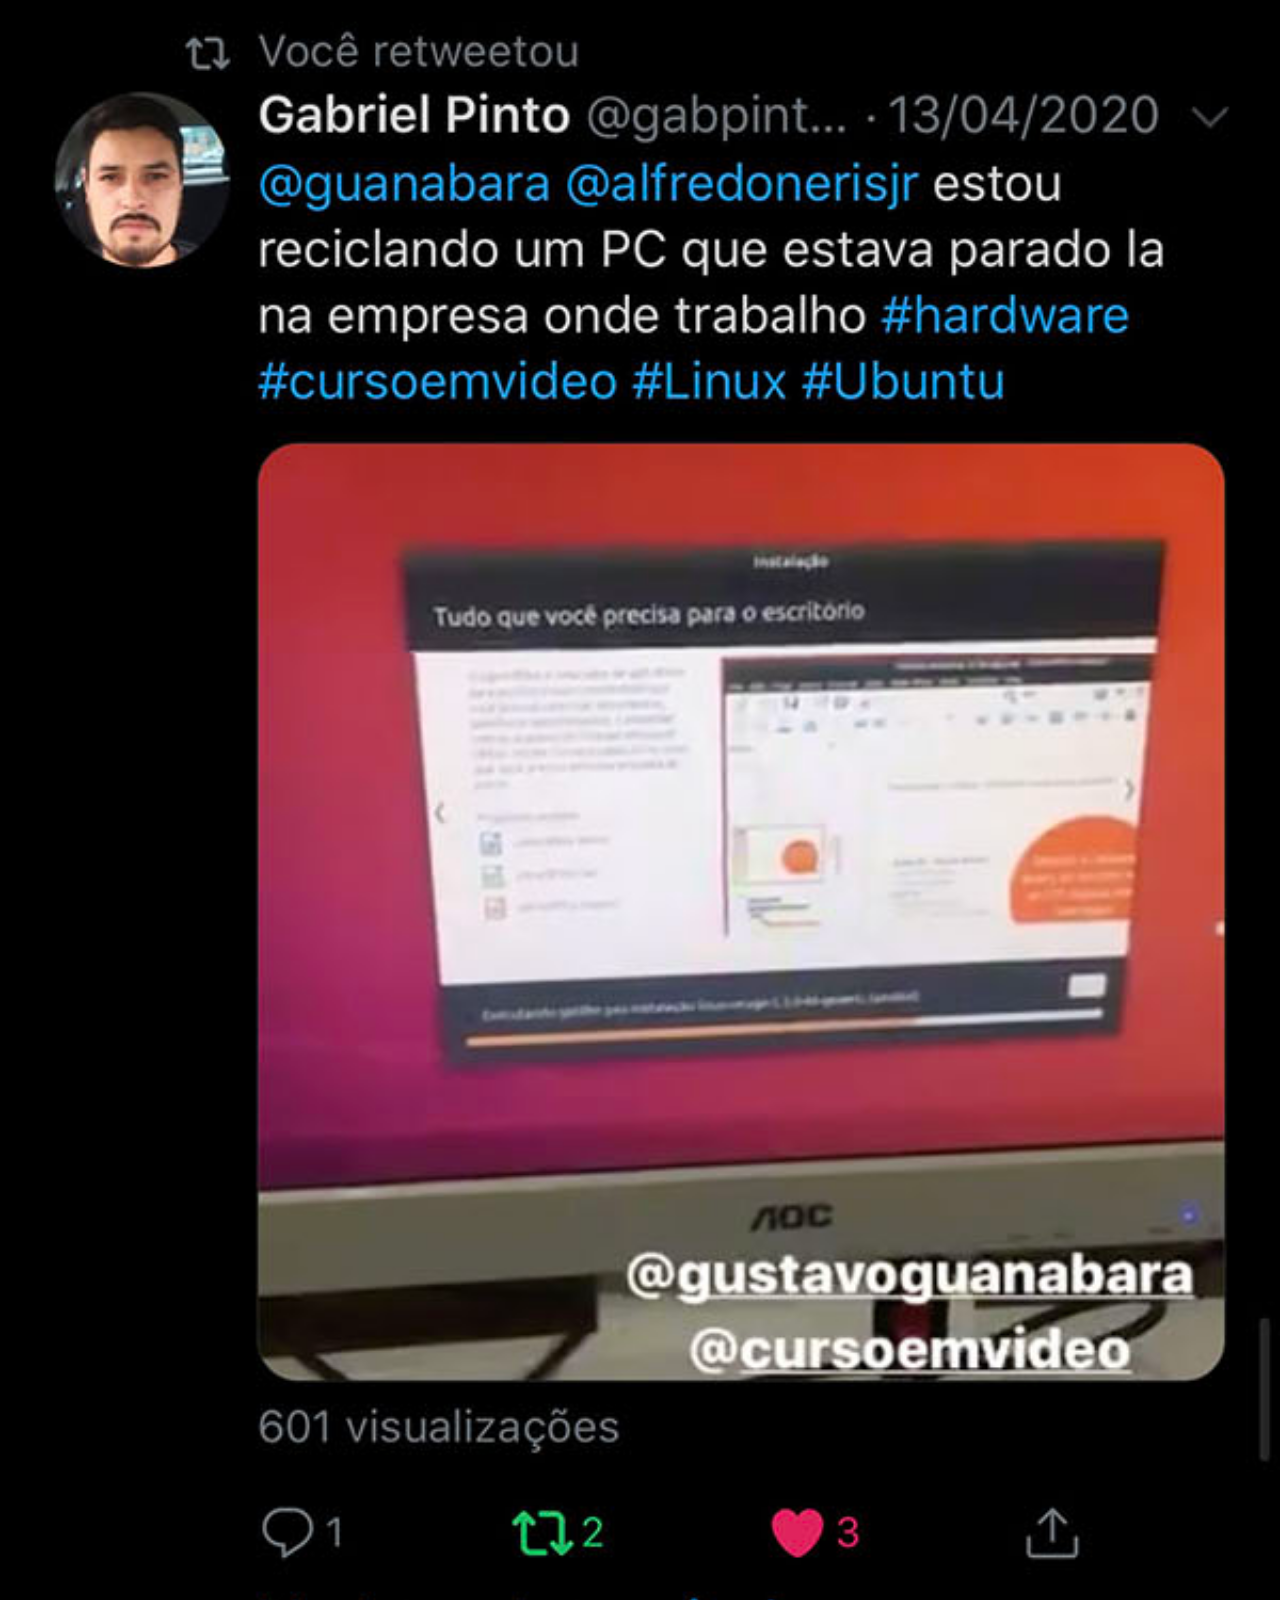
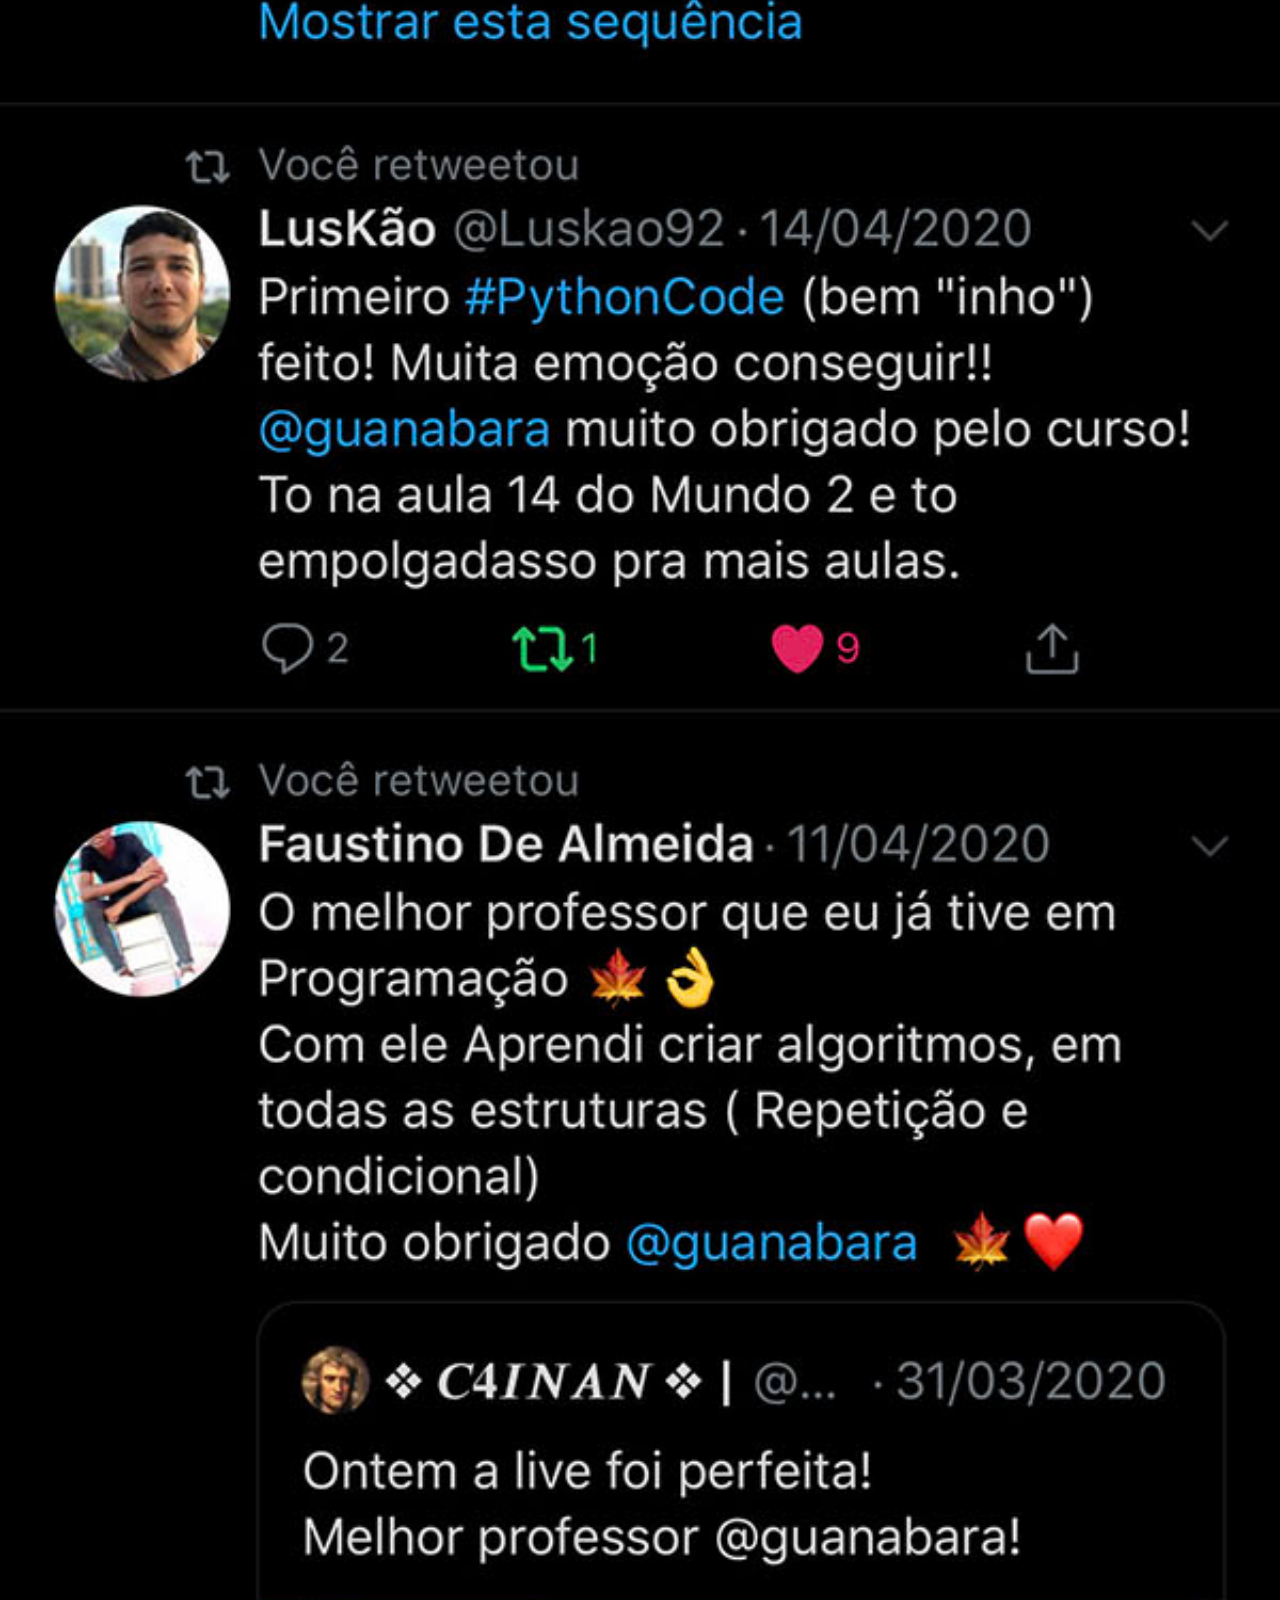
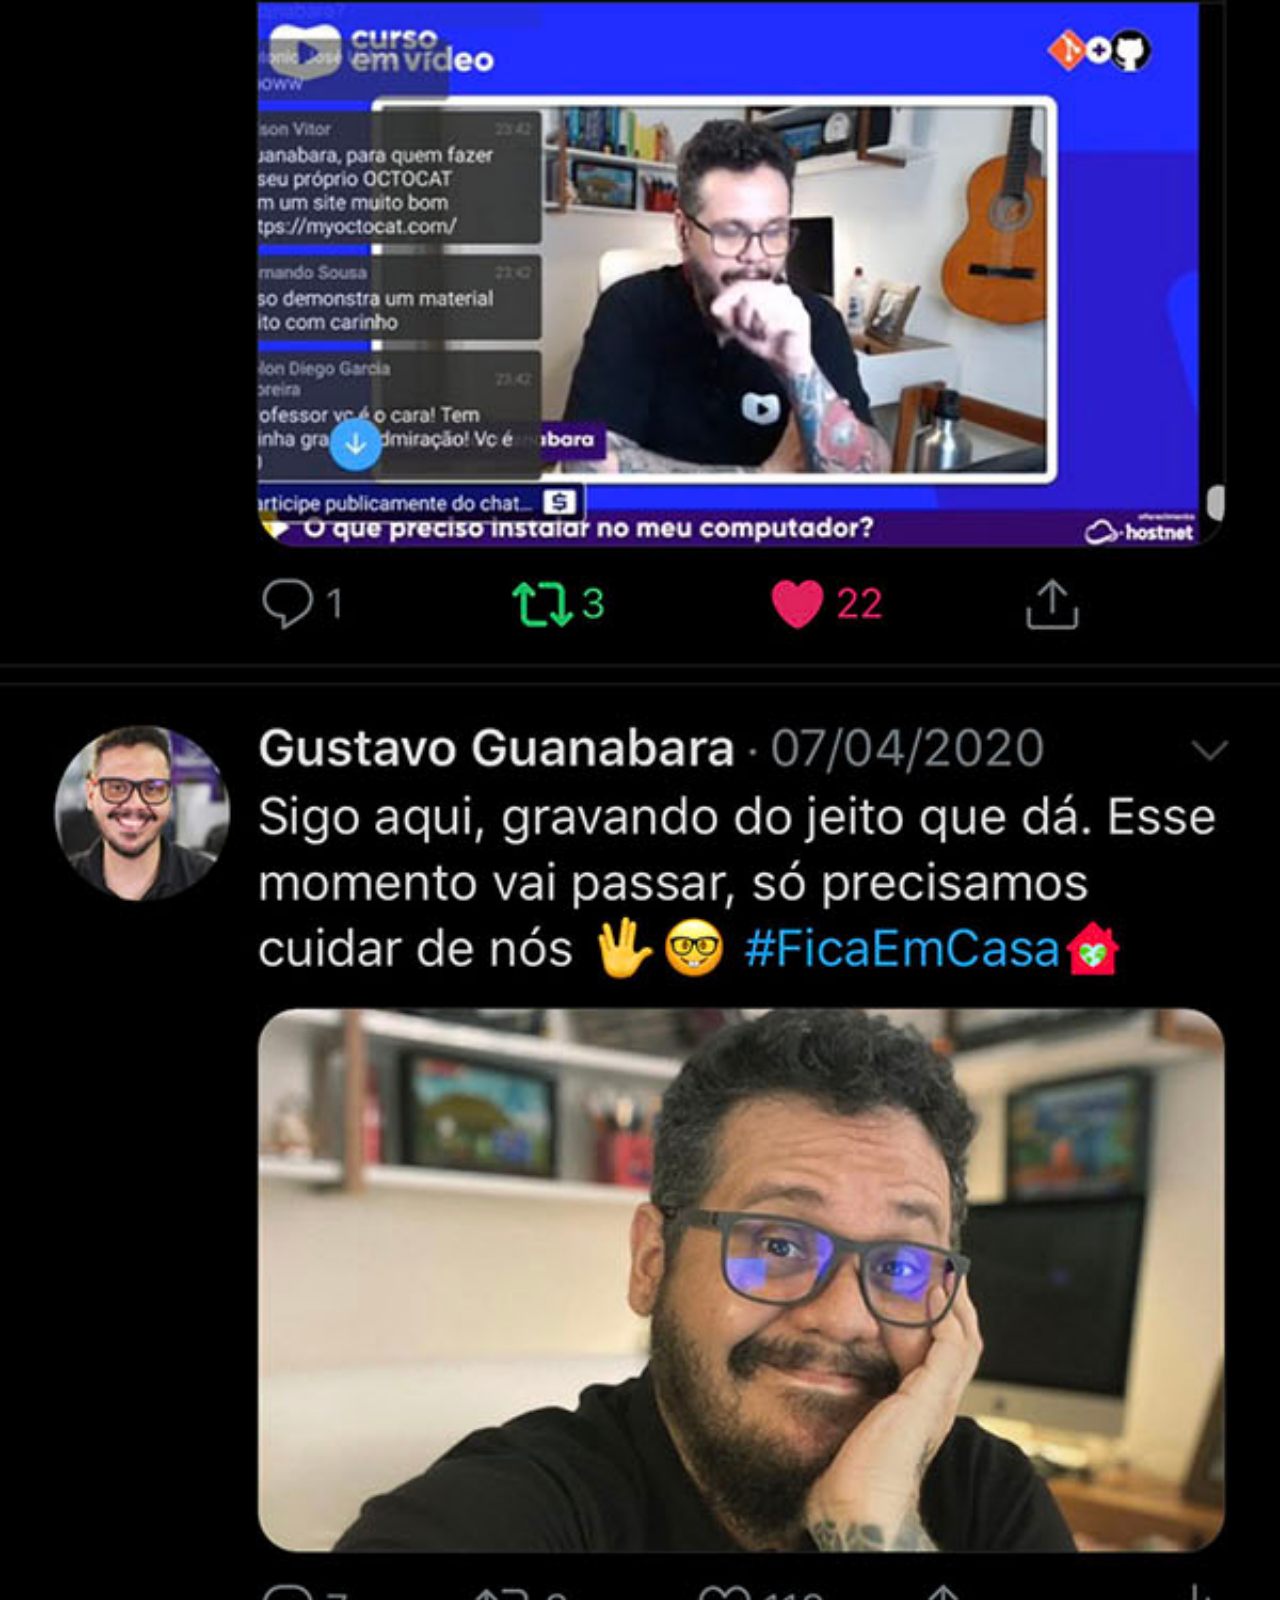
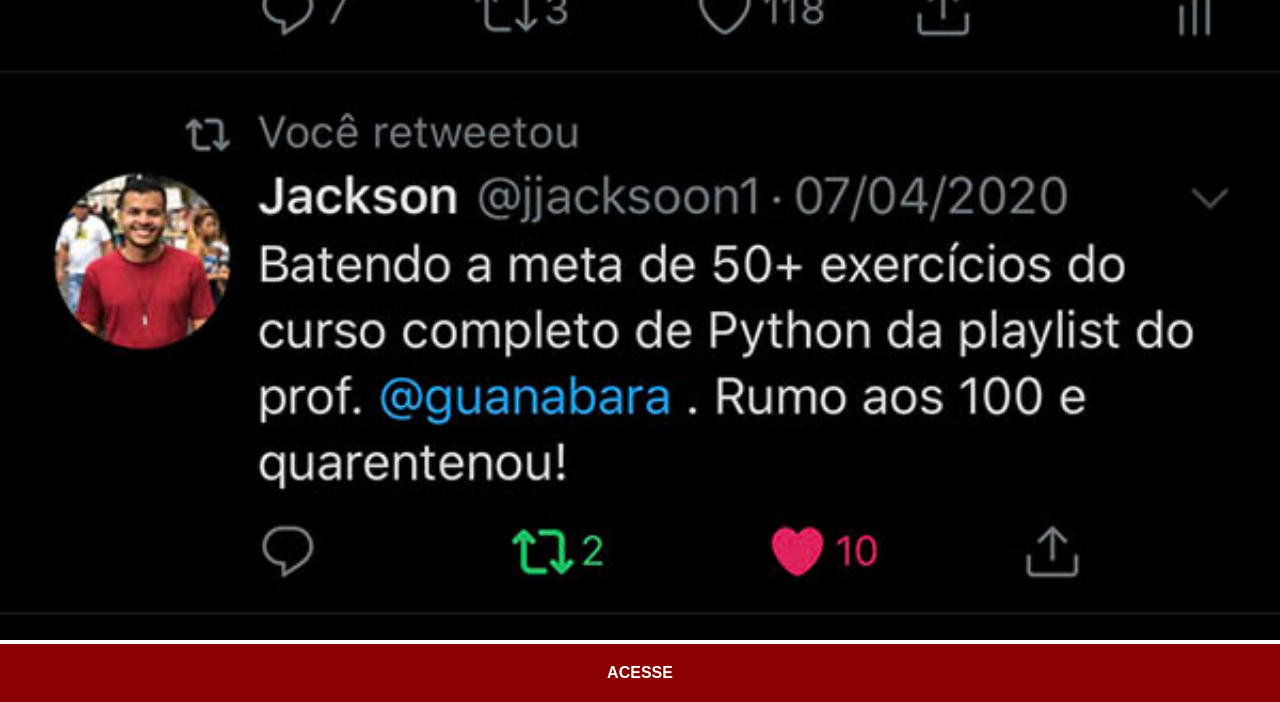
<file: twitter.html>
<!DOCTYPE html>
<html lang="pt-br">
<head>
    <meta charset="UTF-8">
    <meta name="viewport" content="width=device-width, initial-scale=1.0">
    <title>Twitter</title>
    <link rel="stylesheet" href="estilos/social.css">
</head>
<body>
    <img src="imagens/tela-twitter.jpg" alt="Twitter">
    <a href="https://x.com/">ACESSE</a>
</body>
</html>
</file>
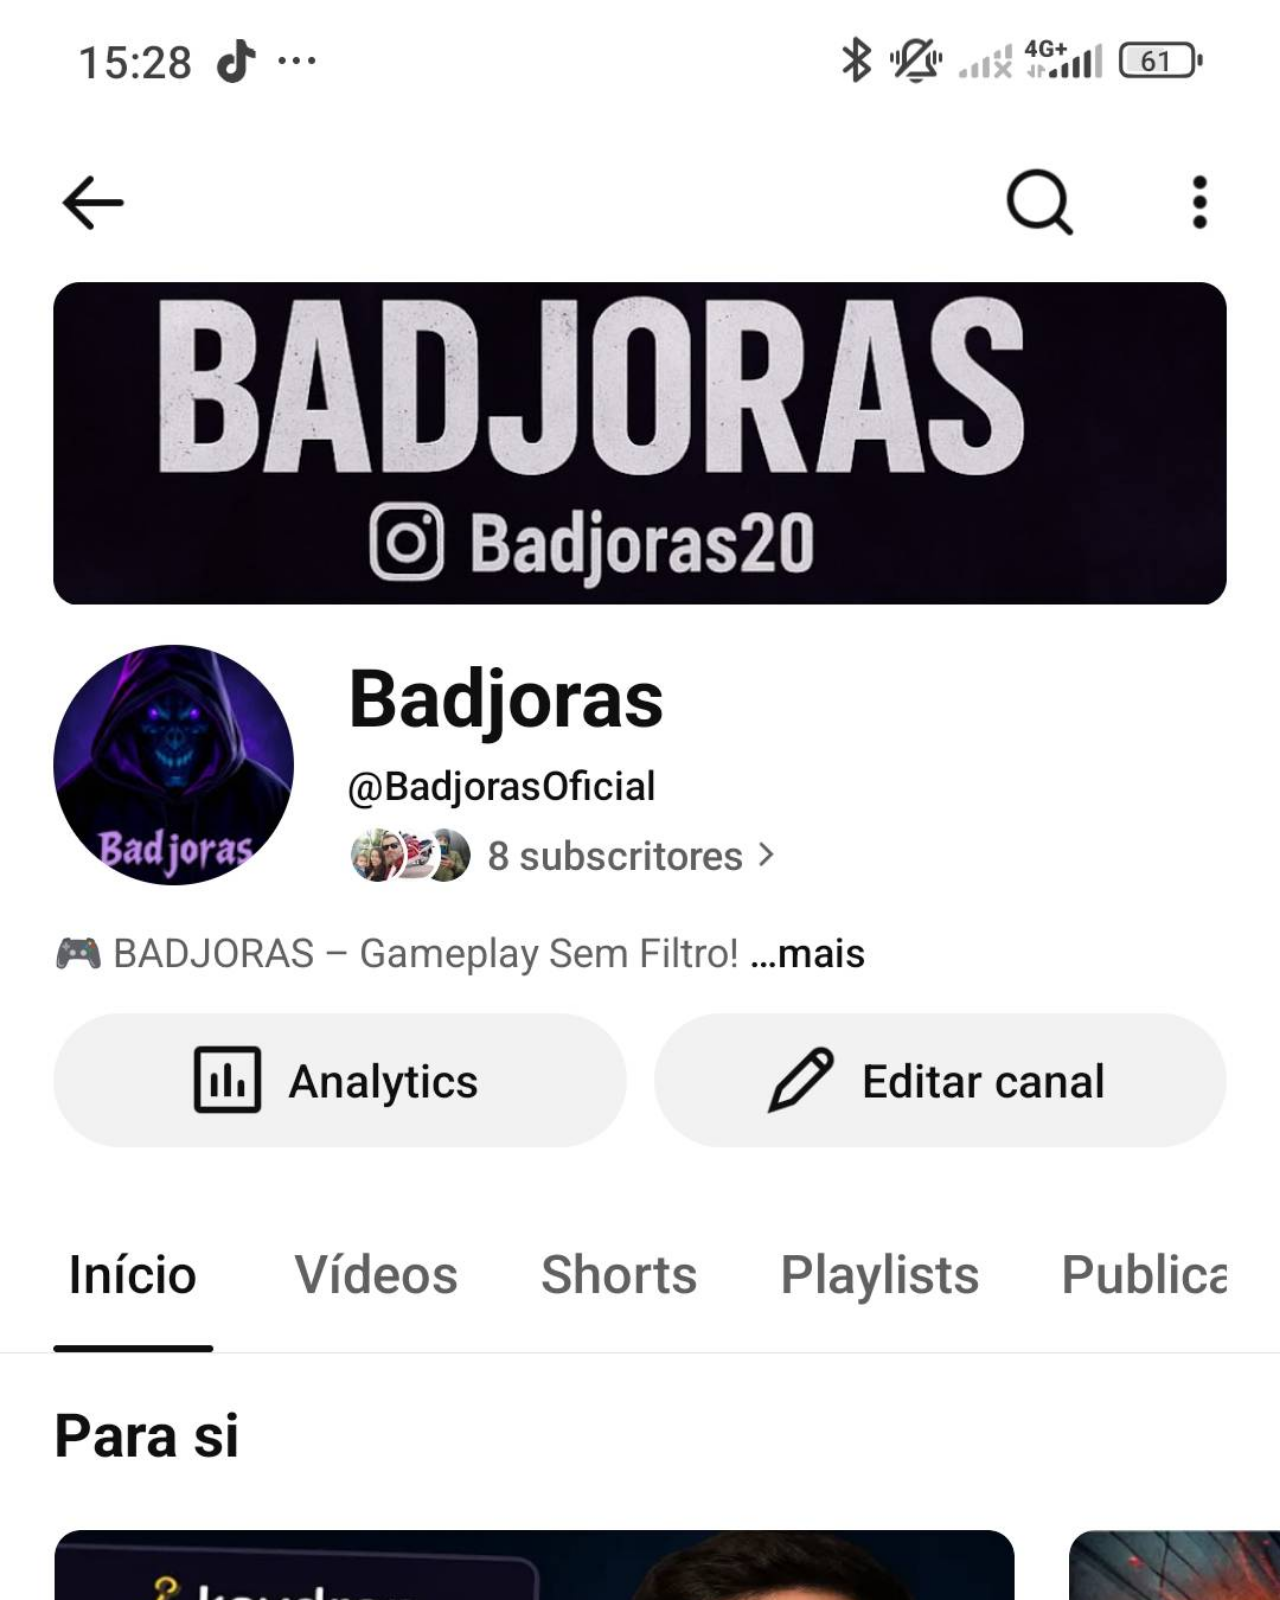
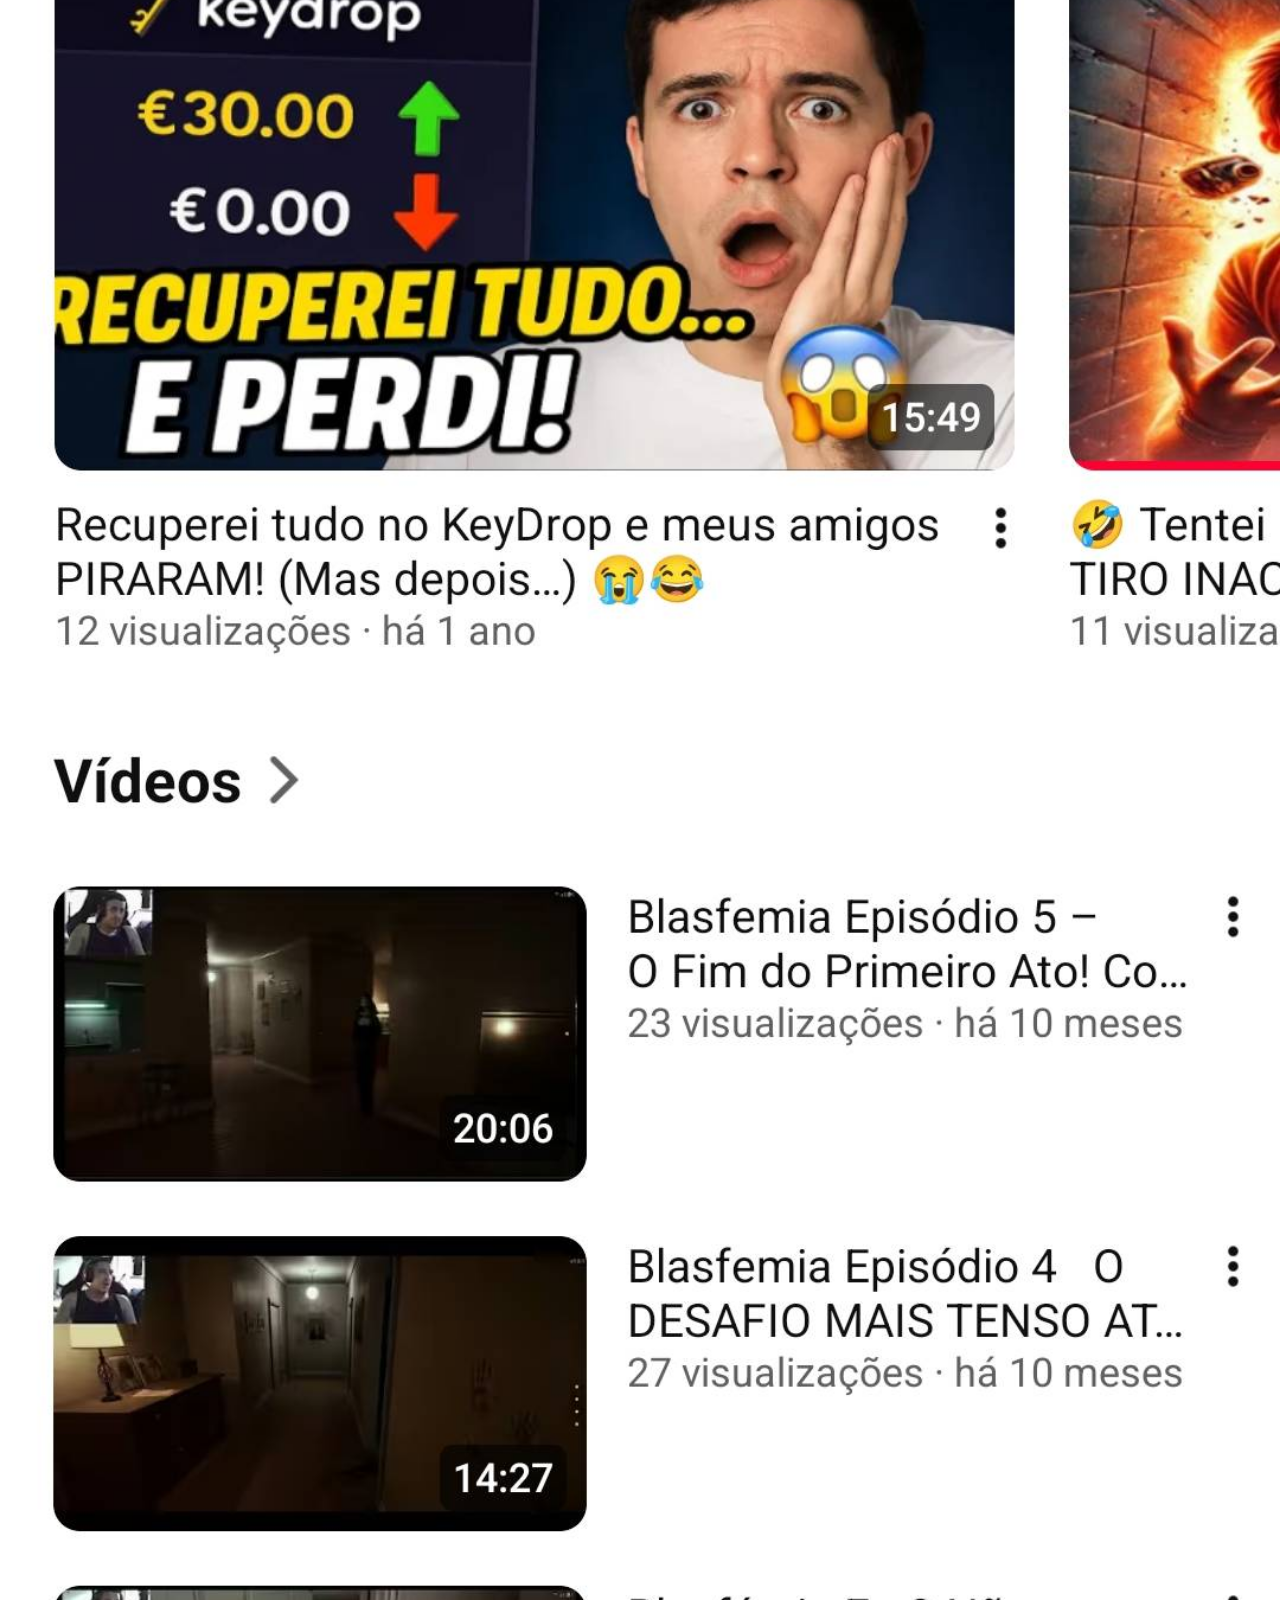
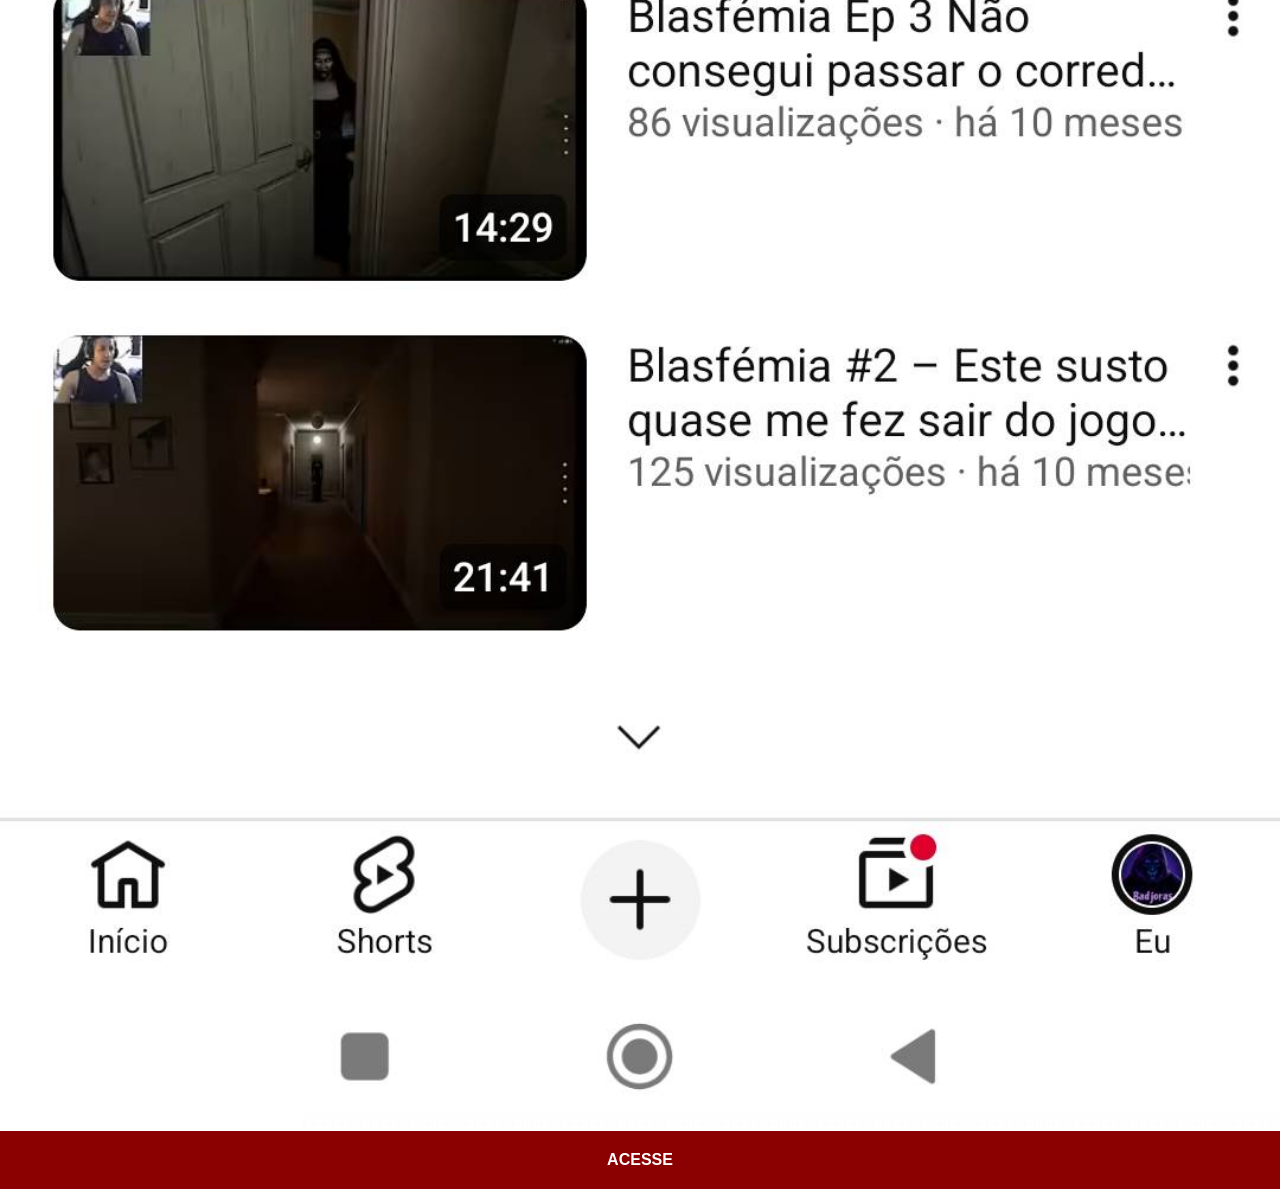
<file: youtube.html>
<!DOCTYPE html>
<html lang="pt-br">
<head>
    <meta charset="UTF-8">
    <meta name="viewport" content="width=device-width, initial-scale=1.0">
    <title>Youtube</title>
    <link rel="stylesheet" href="estilos/social.css">
</head>
<body>
    <img src="imagens/tela-youtube.jpg" alt="Youtube">
    <a href="https://www.youtube.com/@cursoemvideo" target="_blank">ACESSE</a>
</body>
</html>
</file>
<file: estilos/style.css>
@charset "UTF-8";

* {
    margin: 0px;
    padding: 0px;
    font-family: Arial, Helvetica, sans-serif;
}

html, body {
    height: 100vh;
    width: 100vw;
    background-color: black;
}

body {
    background: url('../imagens/fundo-madeira.jpg') no-repeat top center;
    background-size: cover;
    background-attachment: fixed;
}

main {
    position: relative;
    height: 100vh;
}

section#telefone {
    position: absolute;
    top: 50%;
    left: 50%;
    transform: translate(-50%, -50%);

    height: 627px;
    width: 311px;
    background: url(../imagens/frame-iphone.png) no-repeat;
}

iframe#tela {
    position: relative;
    top: 80px;
    left: 22px;
    width: 267px;
    height: 471px;
}

section#redes-sociais {
    text-align: right;
}

section#redes-sociais img {
    width: 50px;
    margin: 10px;
    border-radius: 50%;
    box-shadow: 2px 2px 5px #00000066;
    box-sizing: border-box;
}

section#redes-sociais img:hover {
    border: 2px solid rgba(255, 255, 255, 0.637);
    transform: translate(-3px, -3px);
    box-shadow: 5px 5px 10px rgba(0, 0, 0, 0.623);
    transition: transform .3s, border 1s;
}
</file>
<file: estilos/social.css>
@charset "UTF-8";

* {
    margin: 0px;
    padding: 0px;
    font-family: Arial, Helveticasans-serif;
}

::-webkit-scrollbar {
    width: 0px;
    height: 0px;
}

img {
    width: 100vw;
}

a {
    display: block;
    background-color: darkred;
    color: white;
    padding: 20px;
    text-align: center;
    font-weight: bolder;
    text-decoration: none;
}

a:hover {
    background-color: red;
}
</file>
